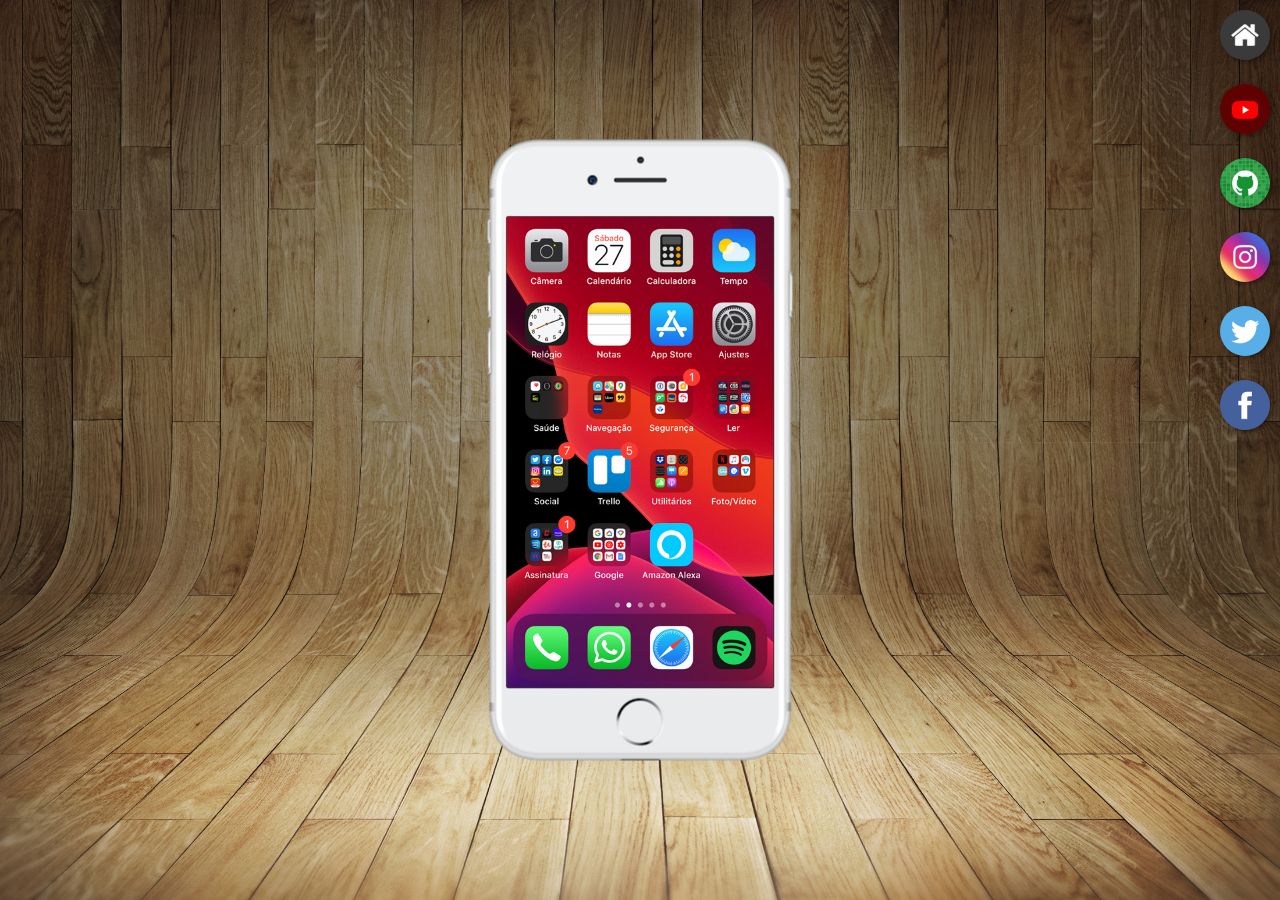
<file: index.html>
<!DOCTYPE html>
<html lang="pt-br">
<head>
    <meta charset="UTF-8">
    <meta name="viewport" content="width=device-width, initial-scale=1.0">
    <link rel="shortcut icon" href="imagens/favicon.ico" type="image/x-icon">
    <link rel="stylesheet" href="style.css">
    <title>Projeto Redes Sociais</title>
</head>
<body>
    <main>
        <section id="telefone">
            <iframe src="home.html" name="tela" id="tela" frameborder="0">
                Seu navegador não é compatível com isso
            </iframe>
        </section>
        <section id="redes-sociais">
            <a href="home.html" target="tela"><img src="imagens/logo-home.jpg" alt="Home"></a><br>
            <a href="youtube.html" target="tela"><img src="imagens/logo-youtube.jpg" alt="YouTube"></a><br>
            <a href="github.html" target="tela"><img src="imagens/logo-github.jpg" alt="GitHub"></a><br>
            <a href="instagram.html" target="tela"><img src="imagens/logo-instagram.jpg" alt="Instagram"></a><br>
            <a href="twitter.html" target="tela"><img src="imagens/logo-twitter.jpg" alt="Twitter"></a><br>
            <a href="facebook.html" target="tela"><img src="imagens/logo-facebook.jpg" alt="Facebook"></a>
        </section>
    </main>
</body>
</html>
</file>
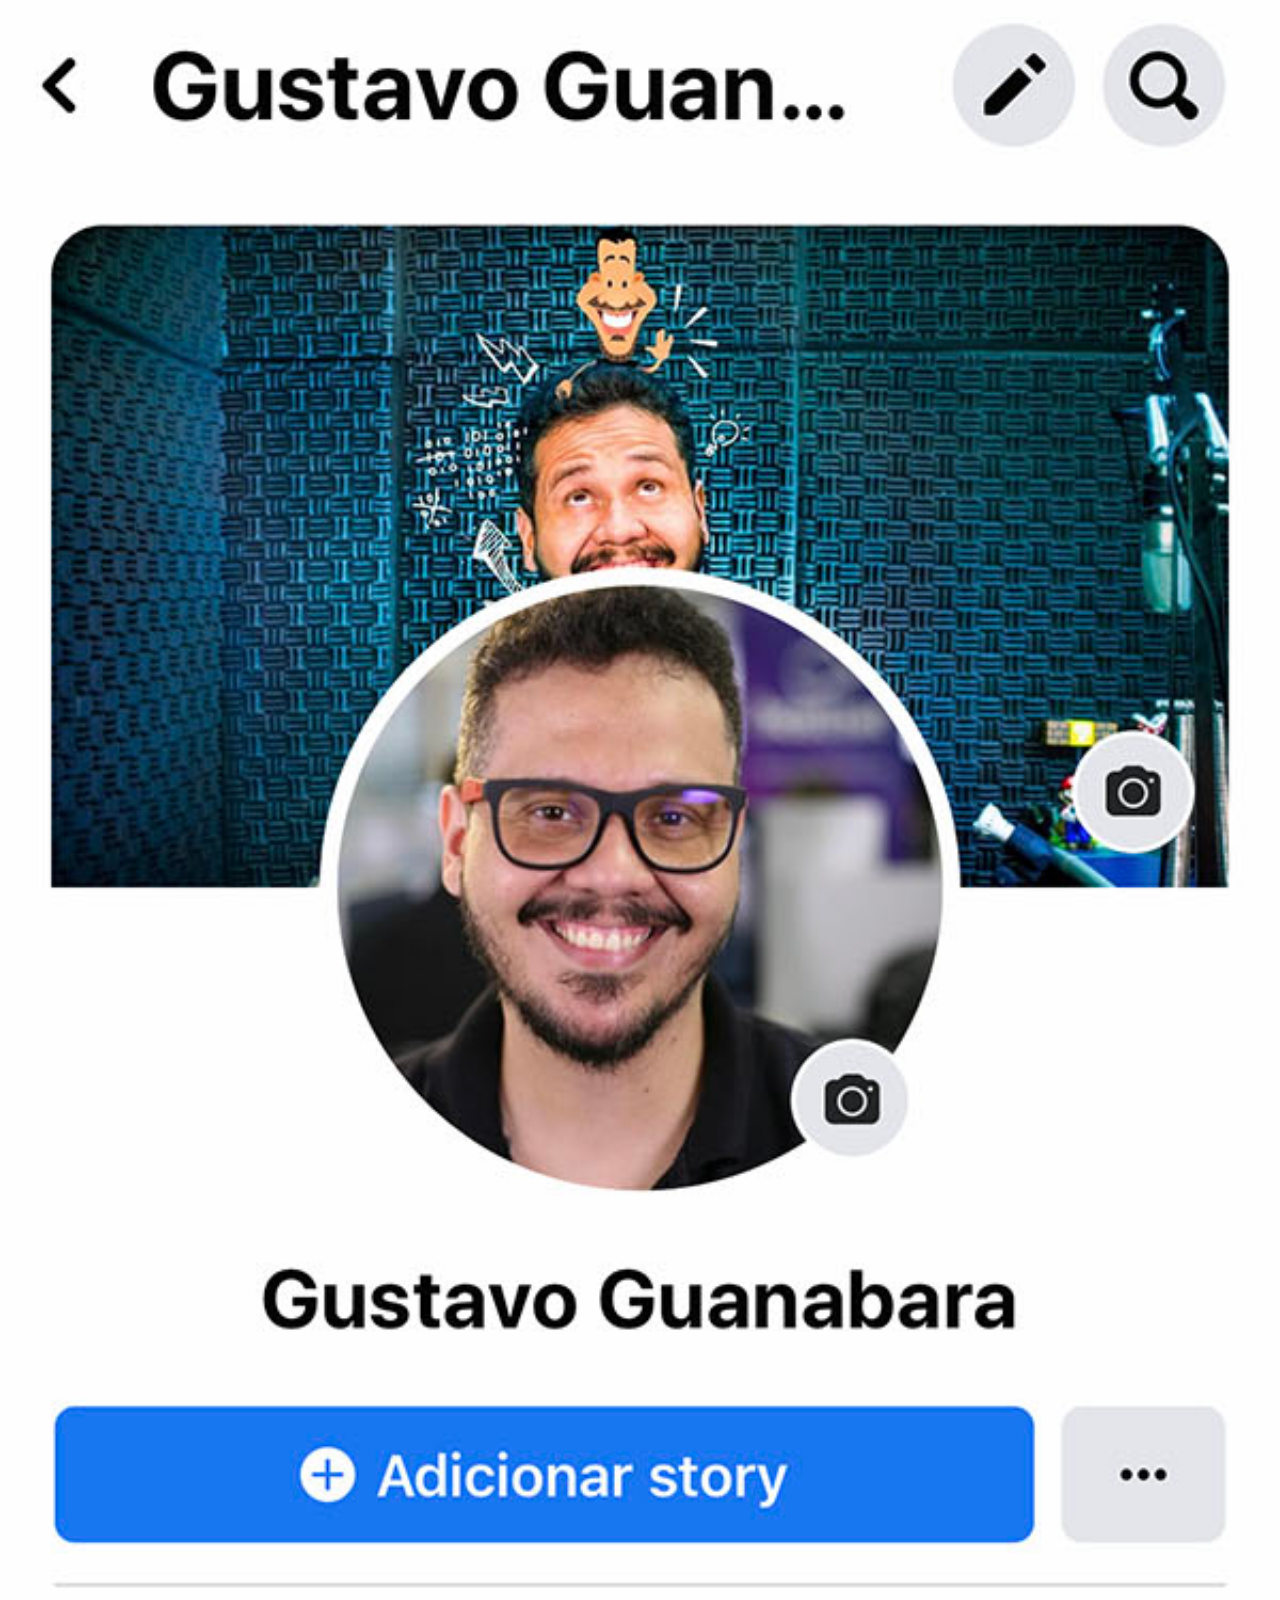
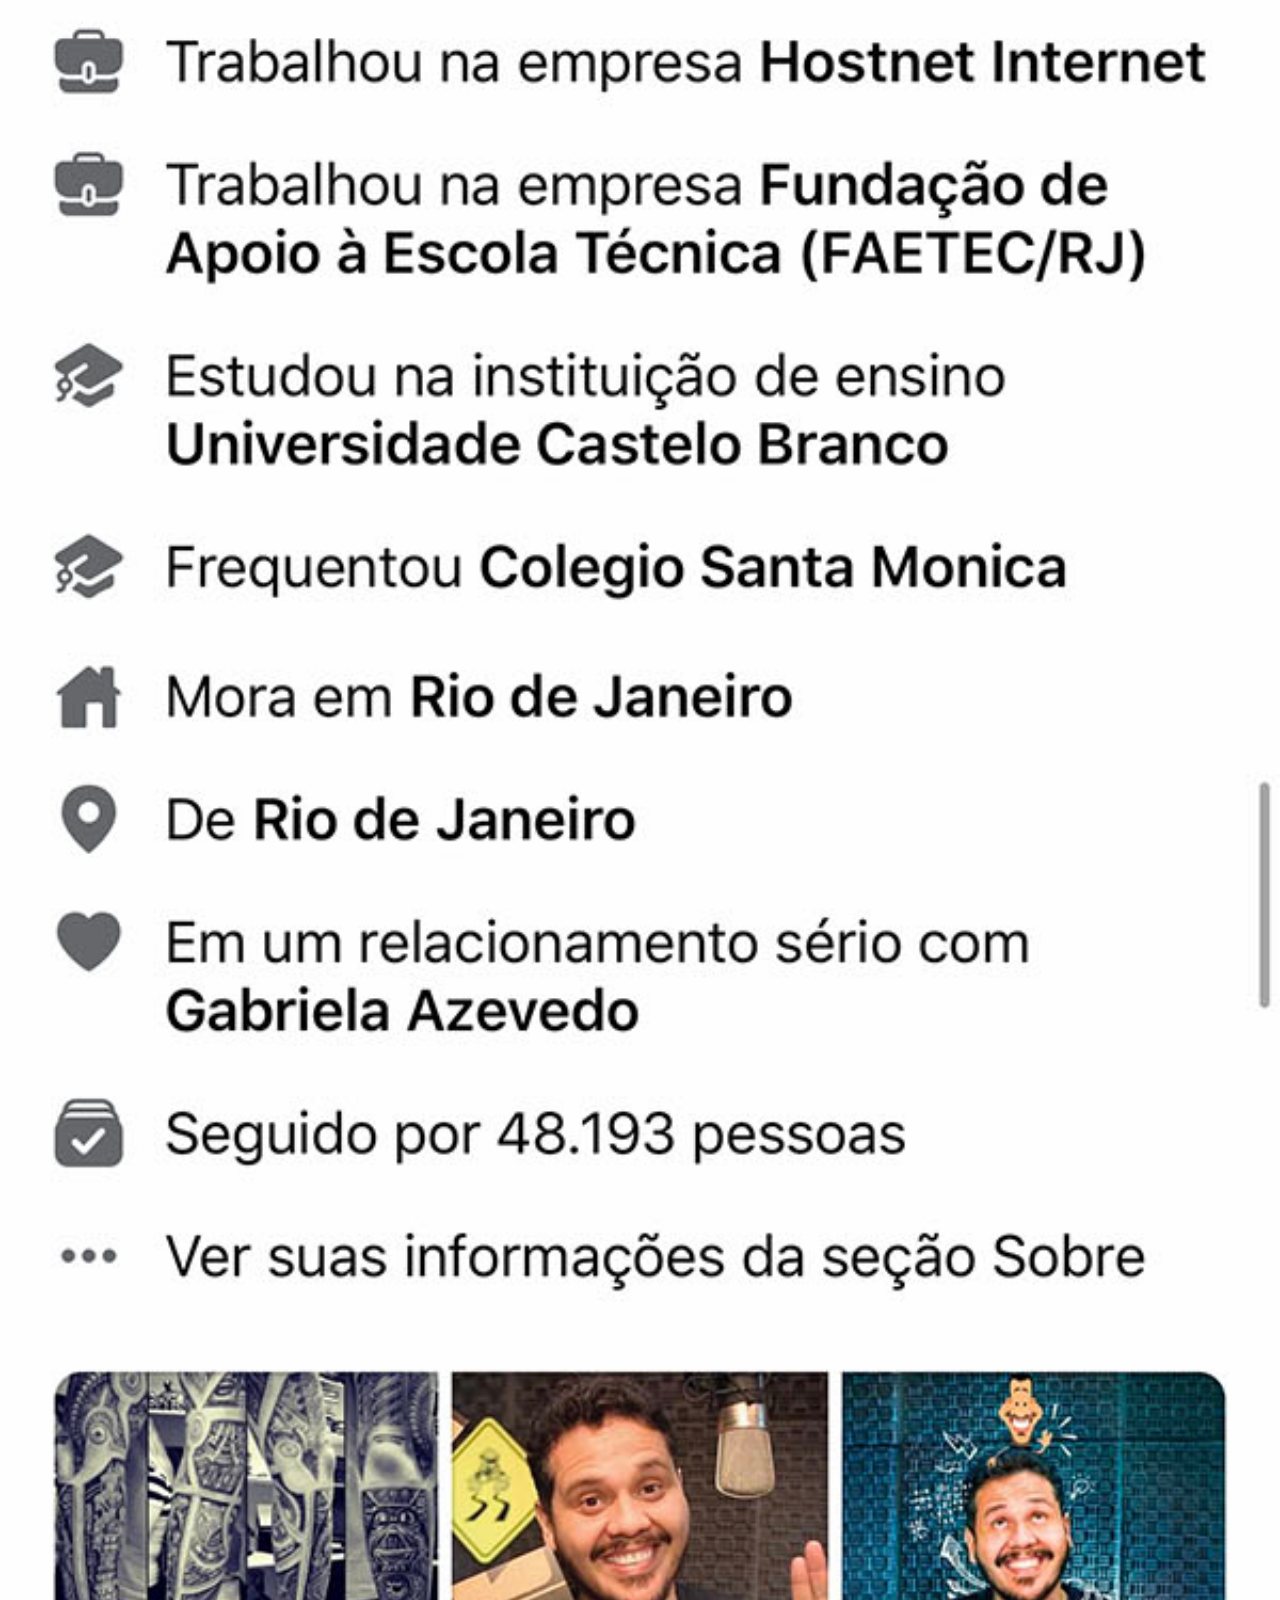
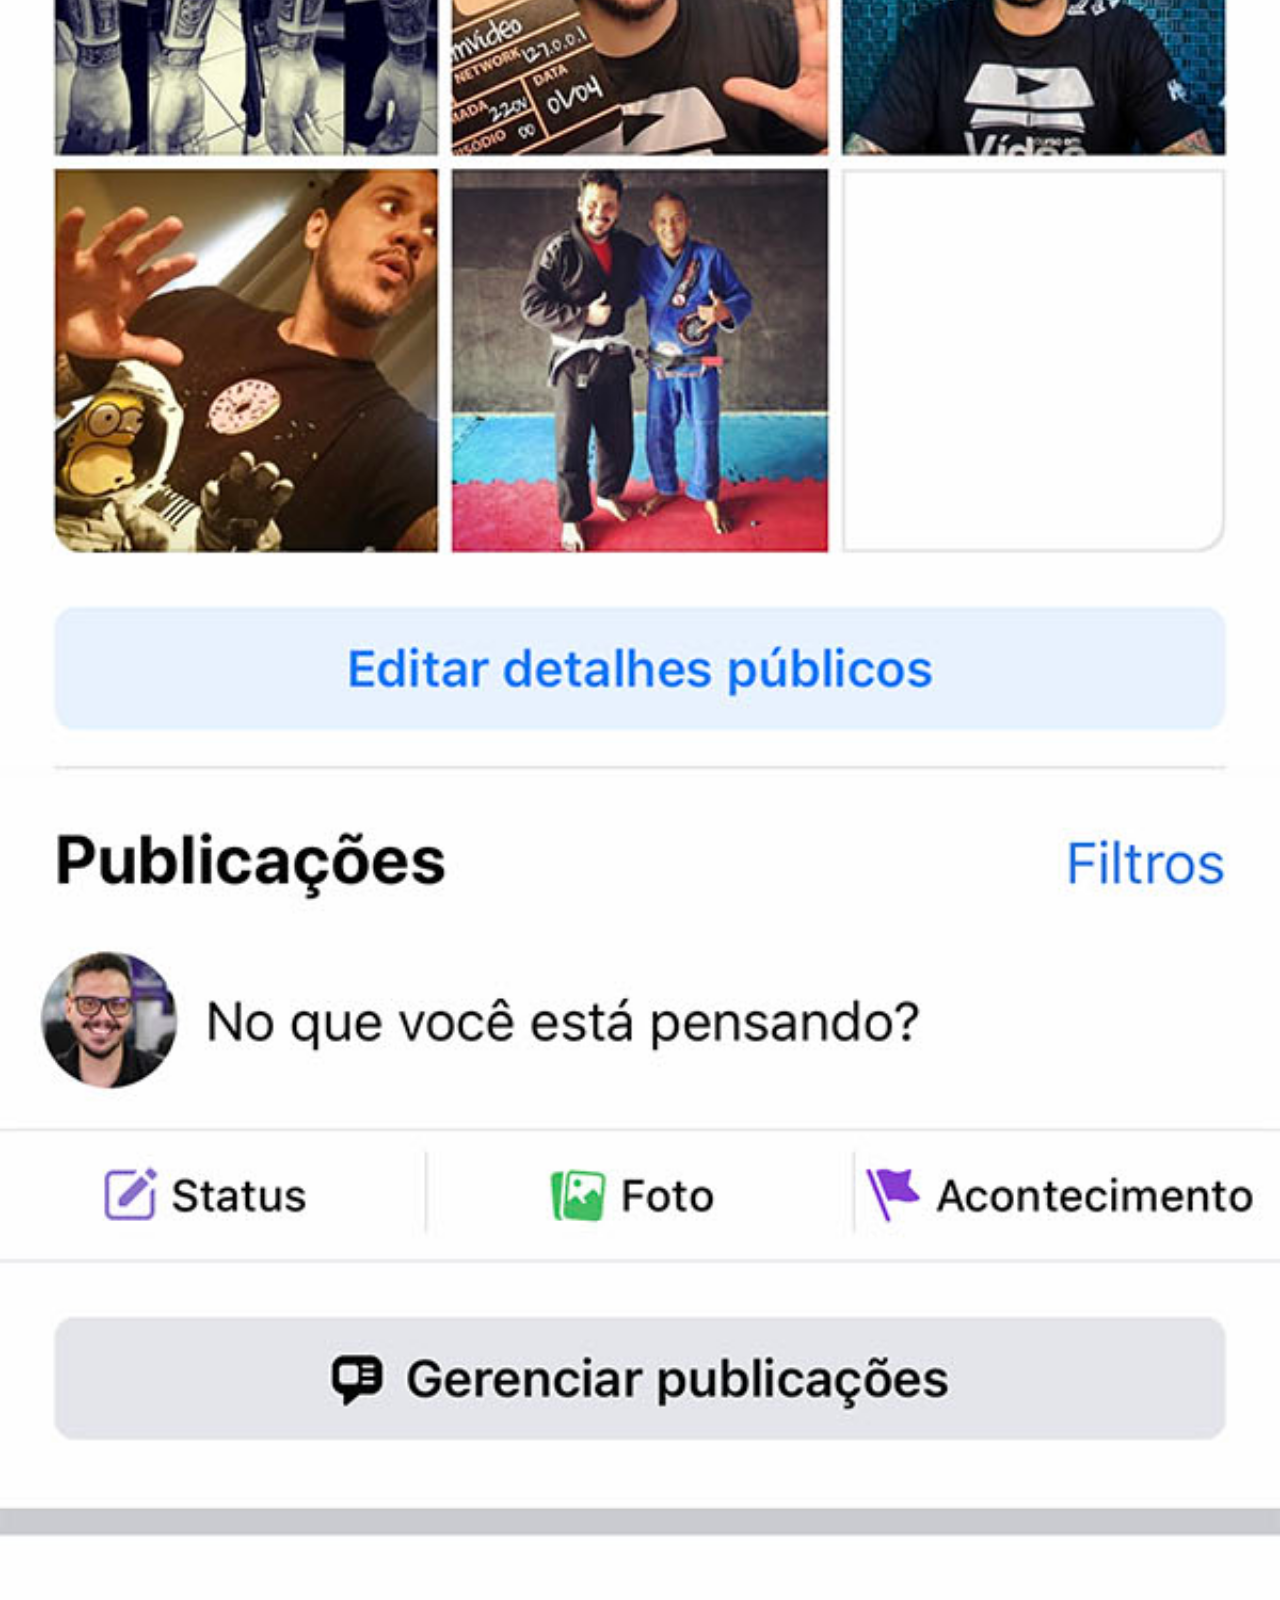
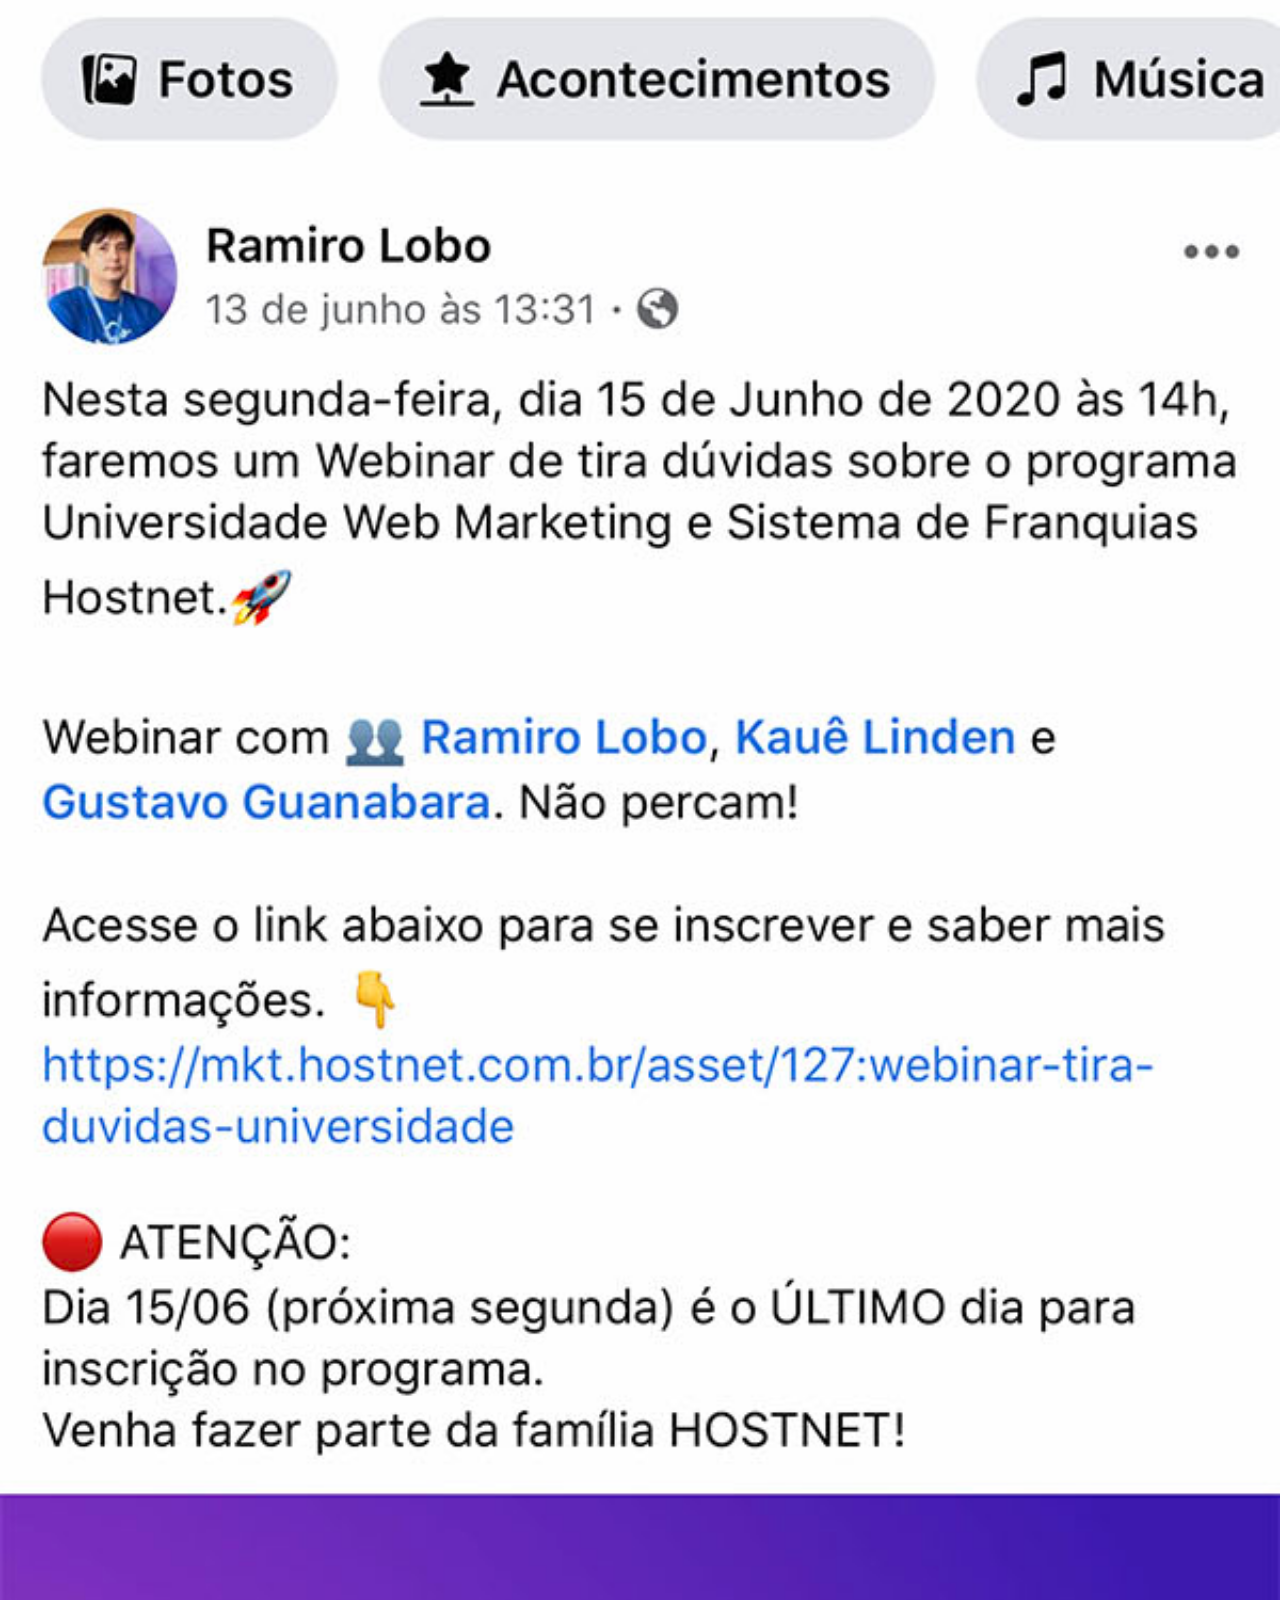
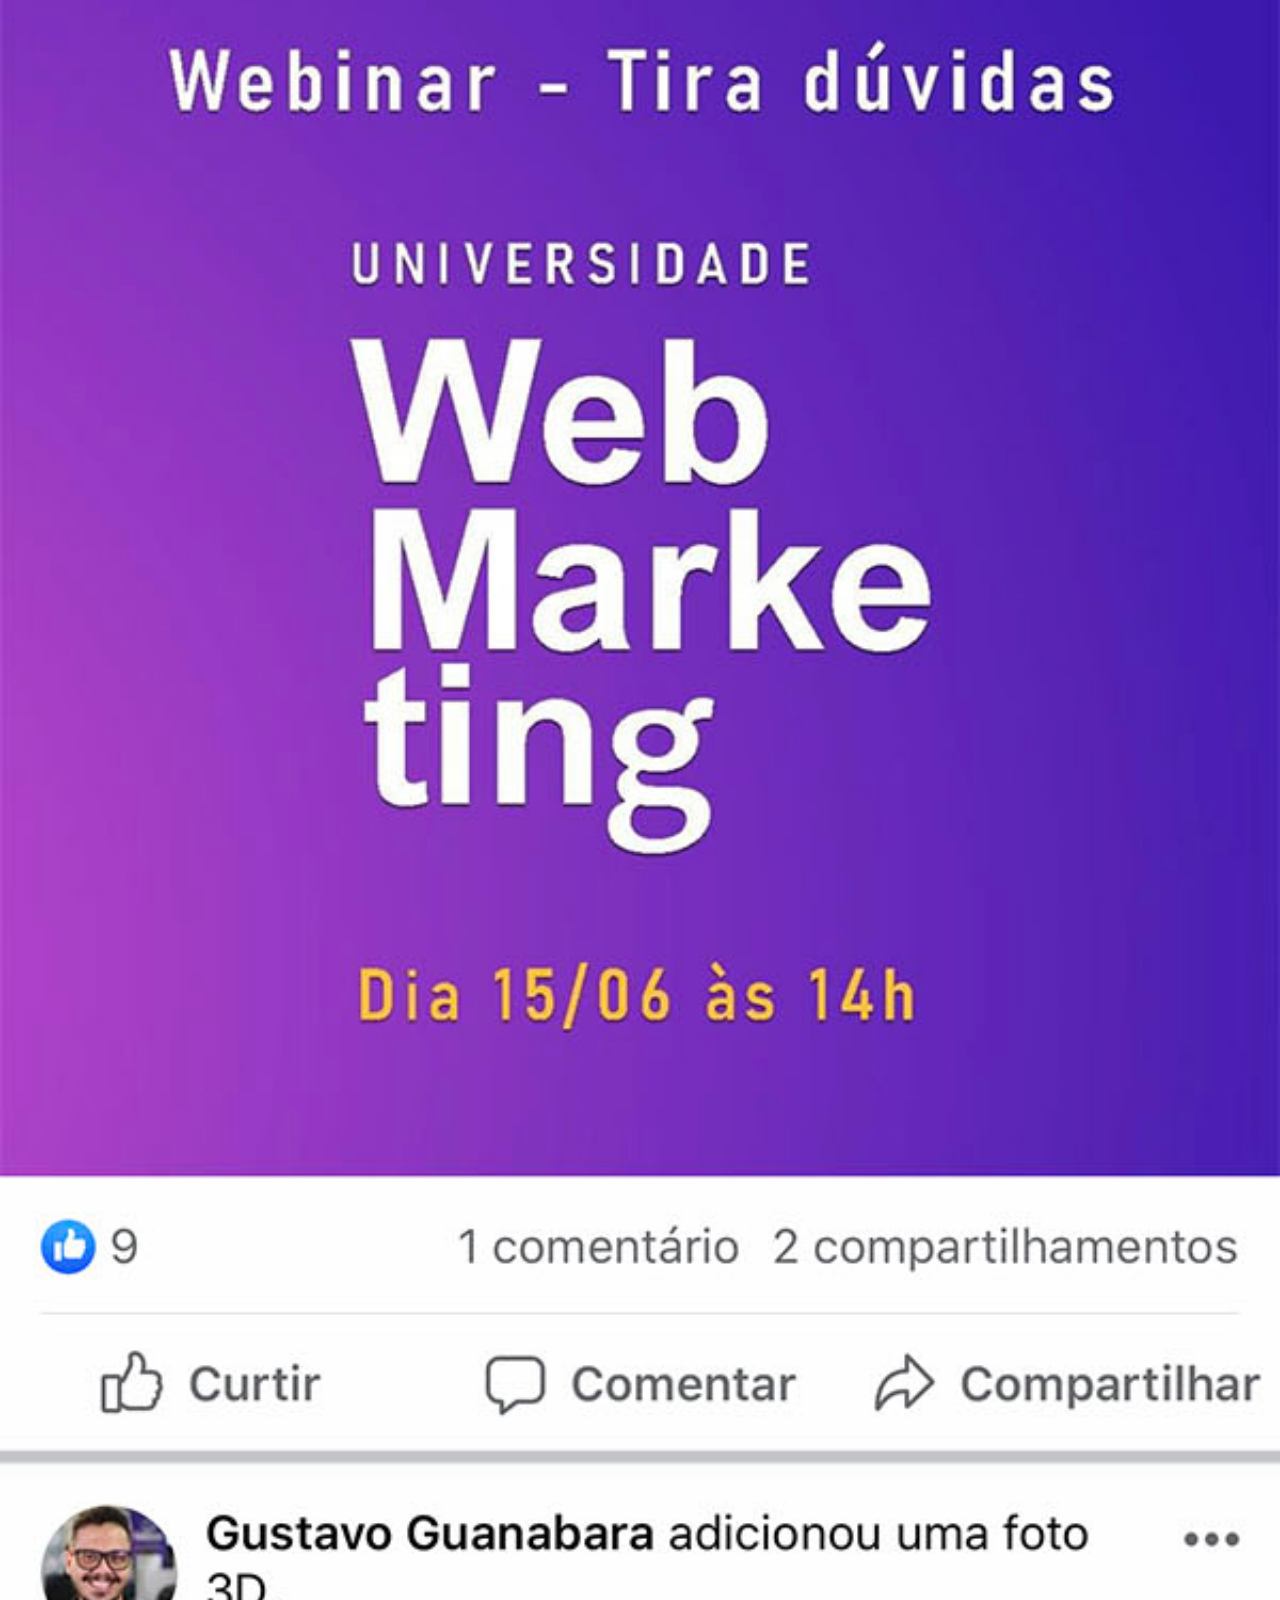
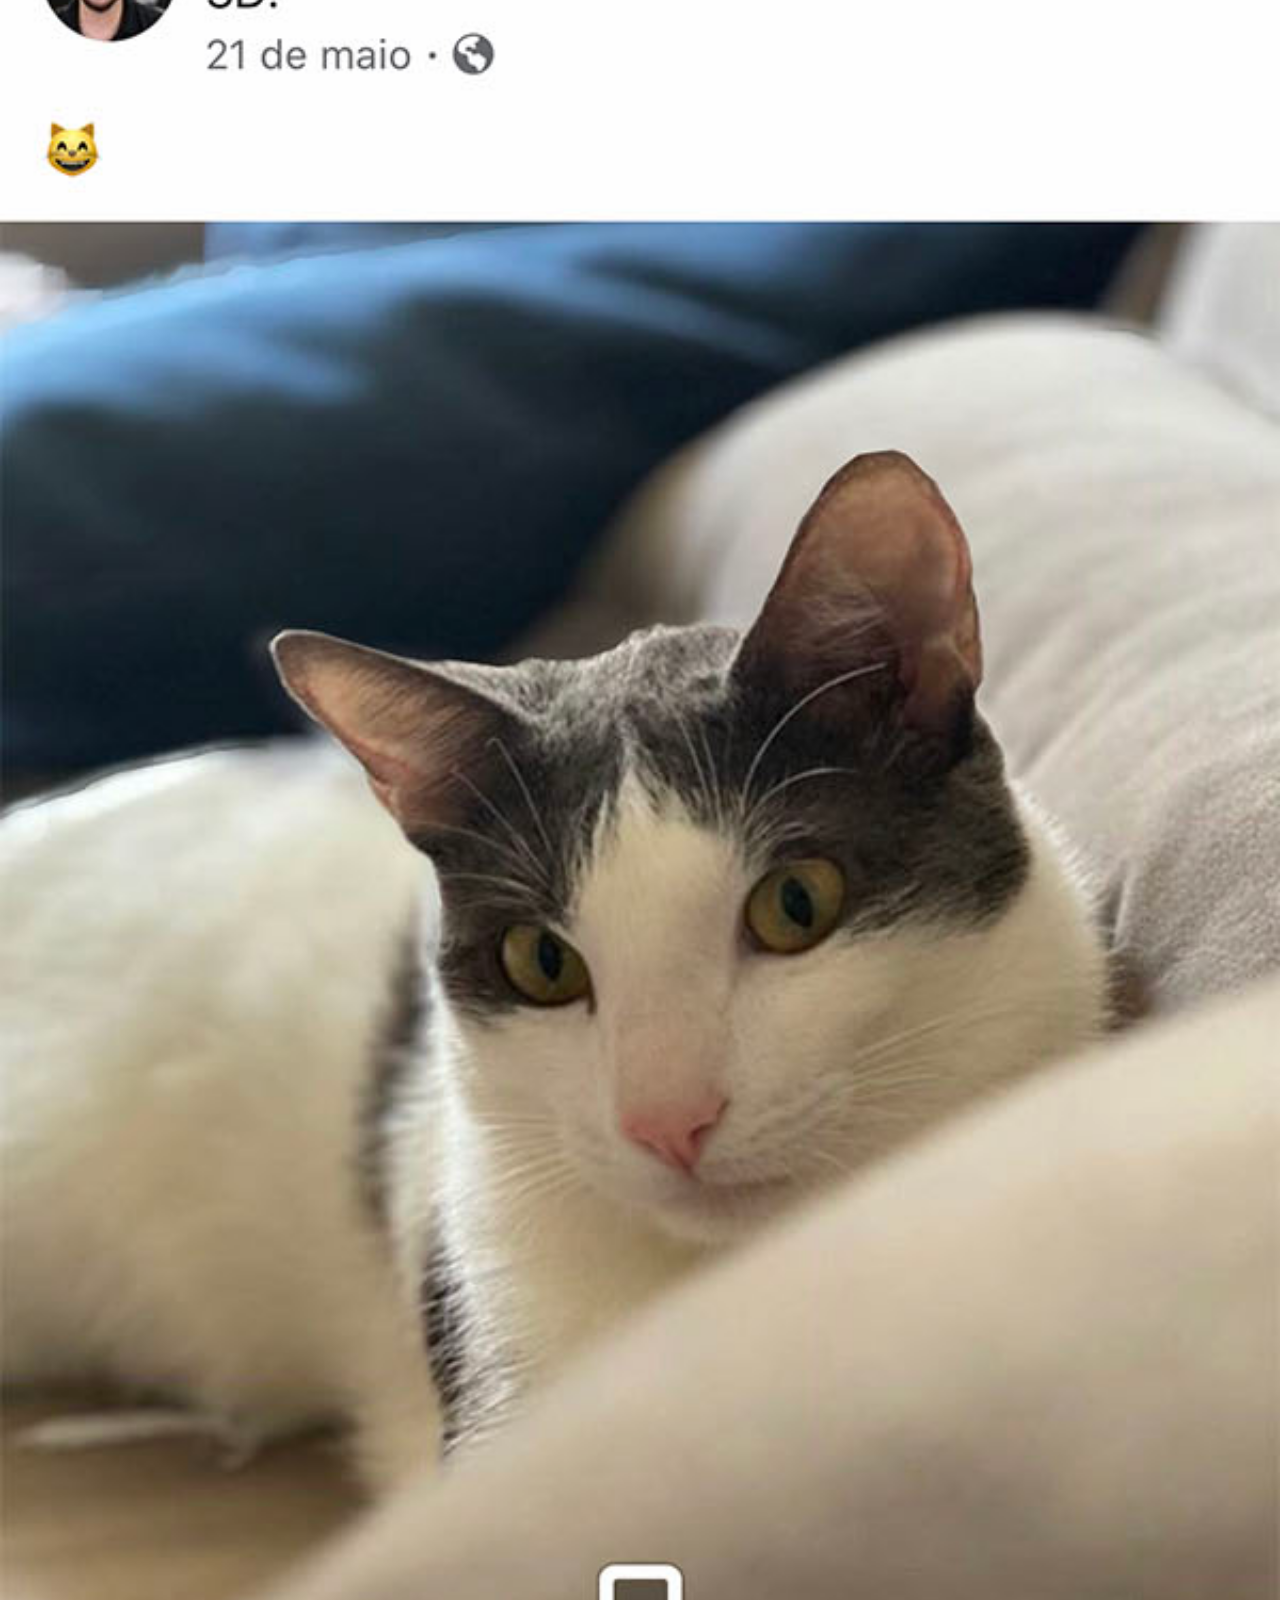
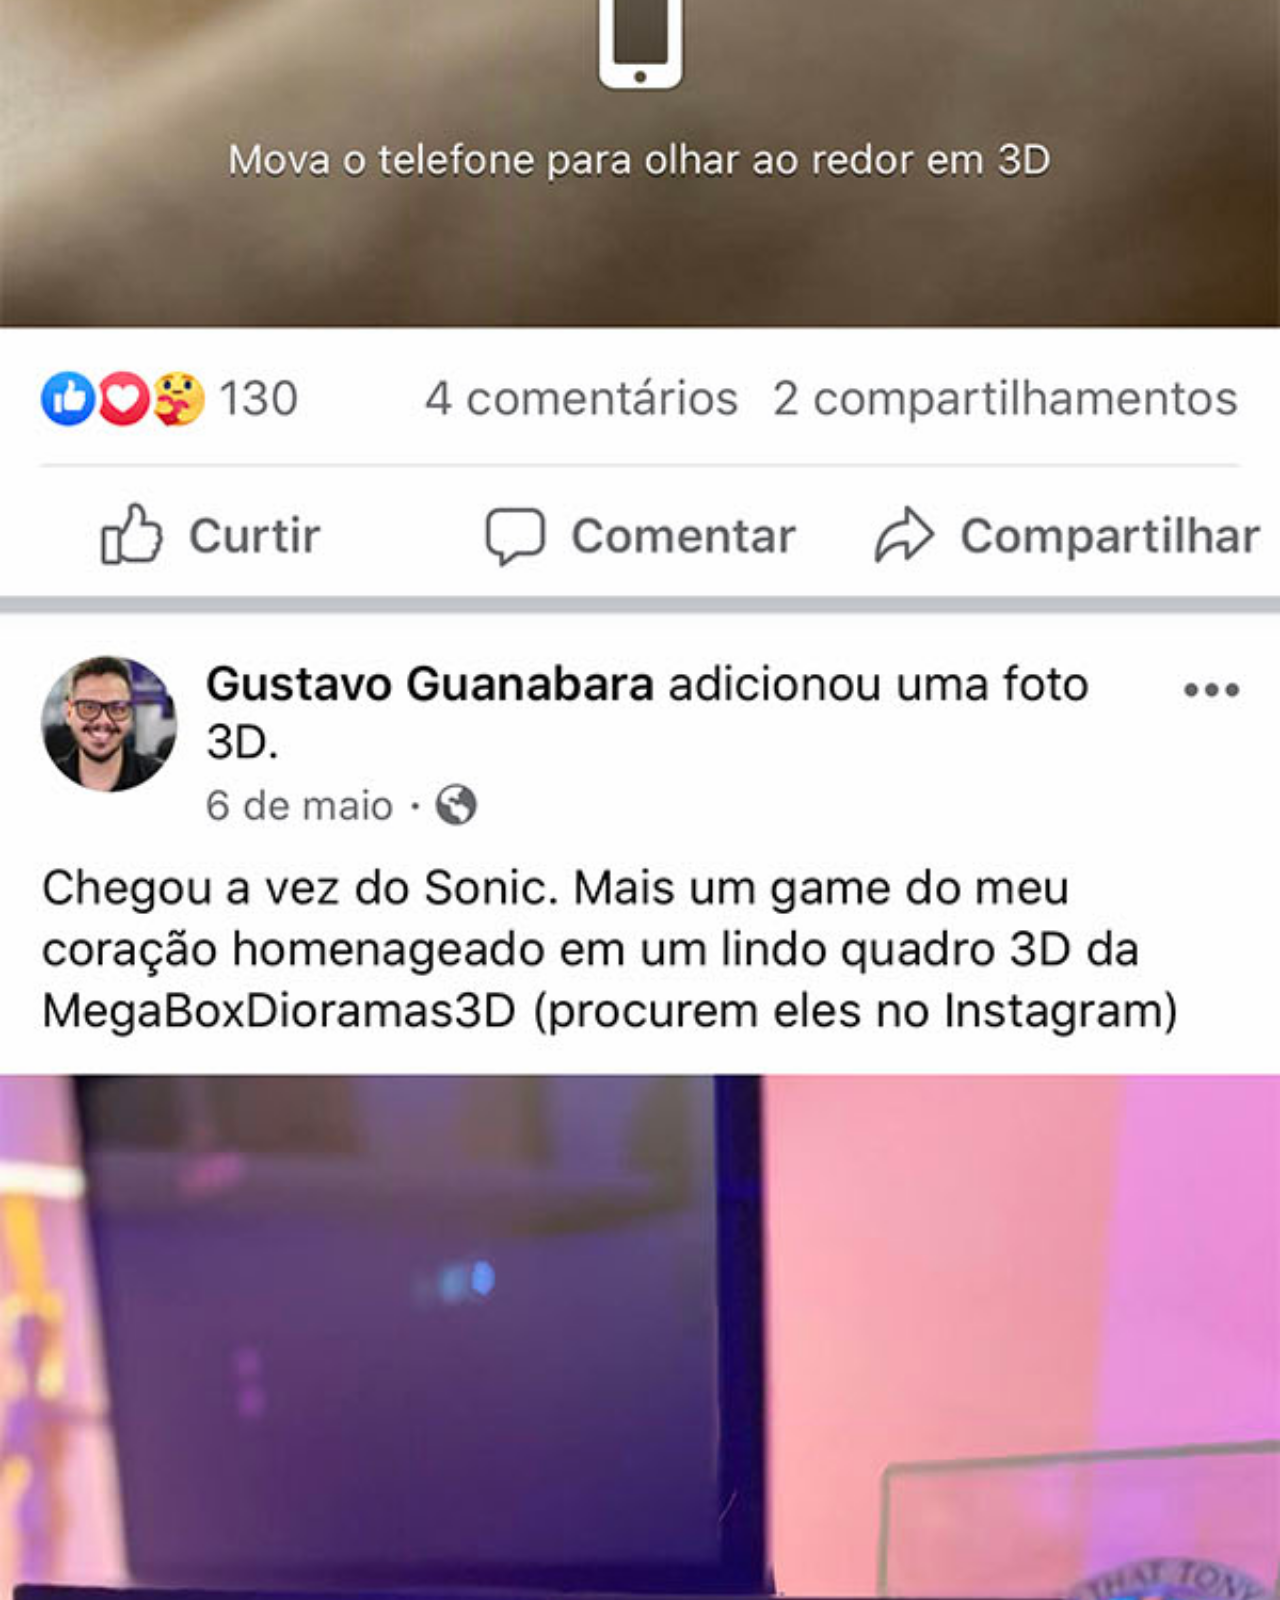
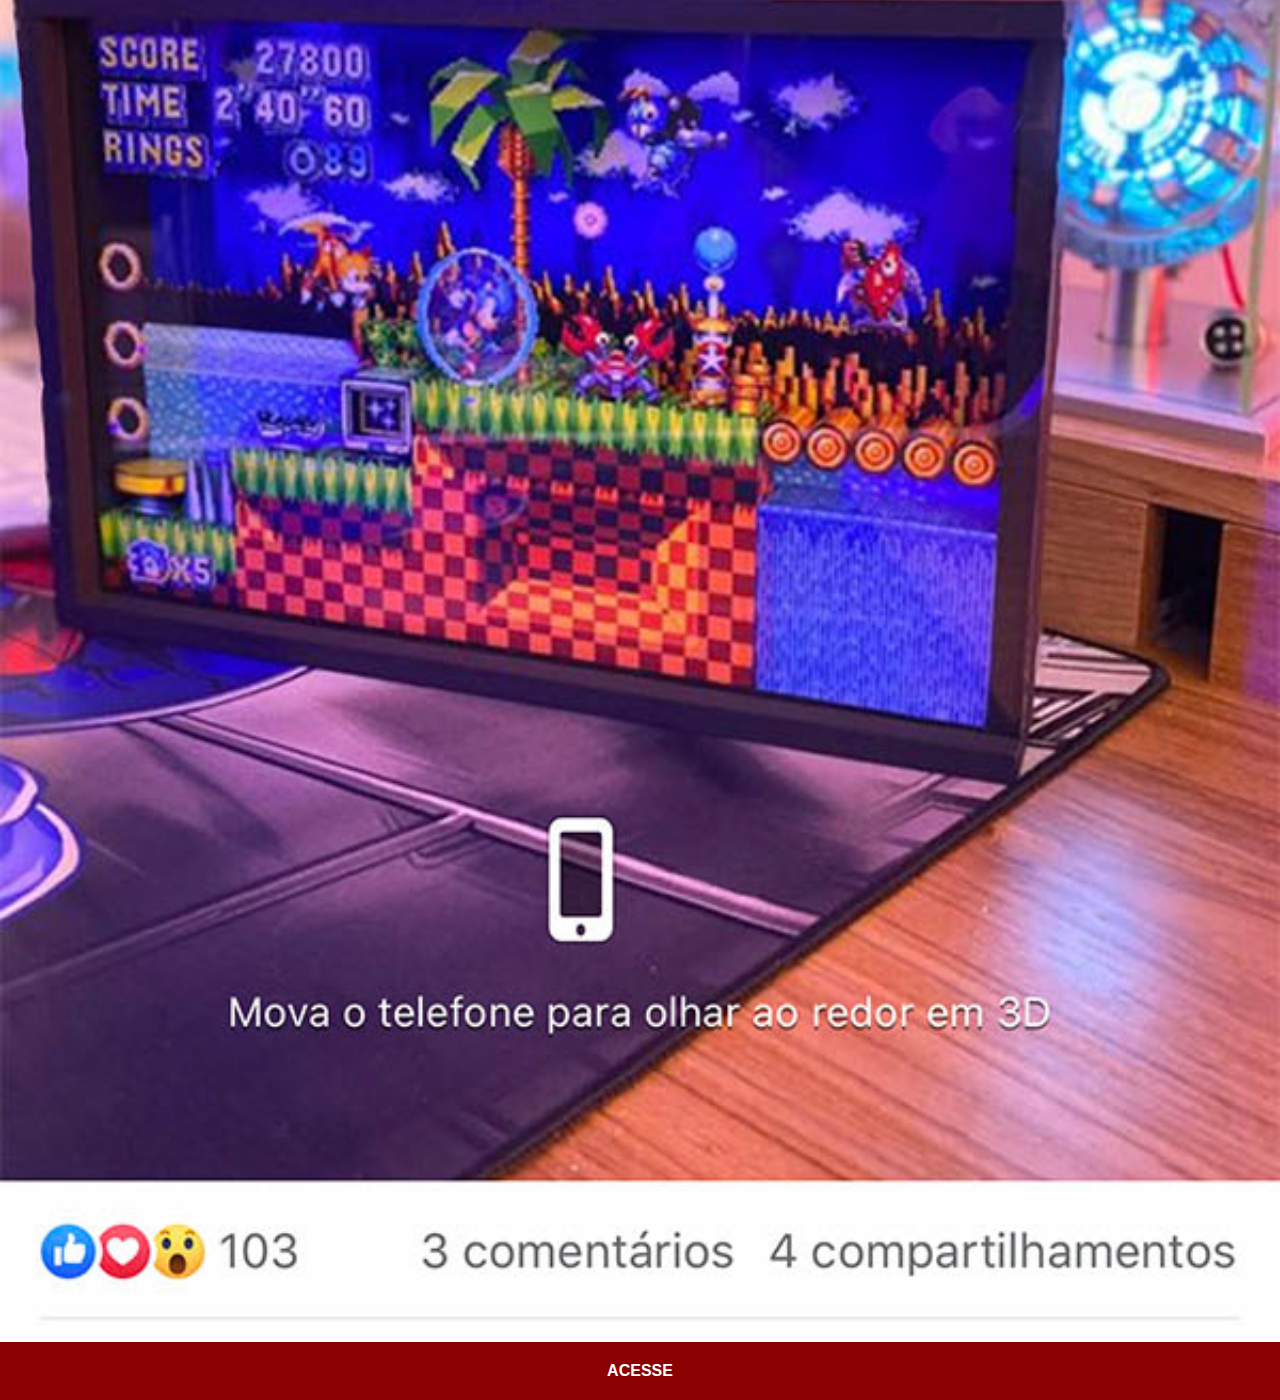
<file: facebook.html>
<!DOCTYPE html>
<html lang="pt-br">
<head>
    <meta charset="UTF-8">
    <meta name="viewport" content="width=device-width, initial-scale=1.0">
    <title>Facebook</title>
    <link rel="stylesheet" href="social.css">
</head>
<body>
    <img src="imagens/tela-facebook.jpg" alt="Facebook">
    <a href="https://www.facebook.com/gustavoguanabara/?locale=pt_BR">ACESSE</a>
</body>
</html>
</file>
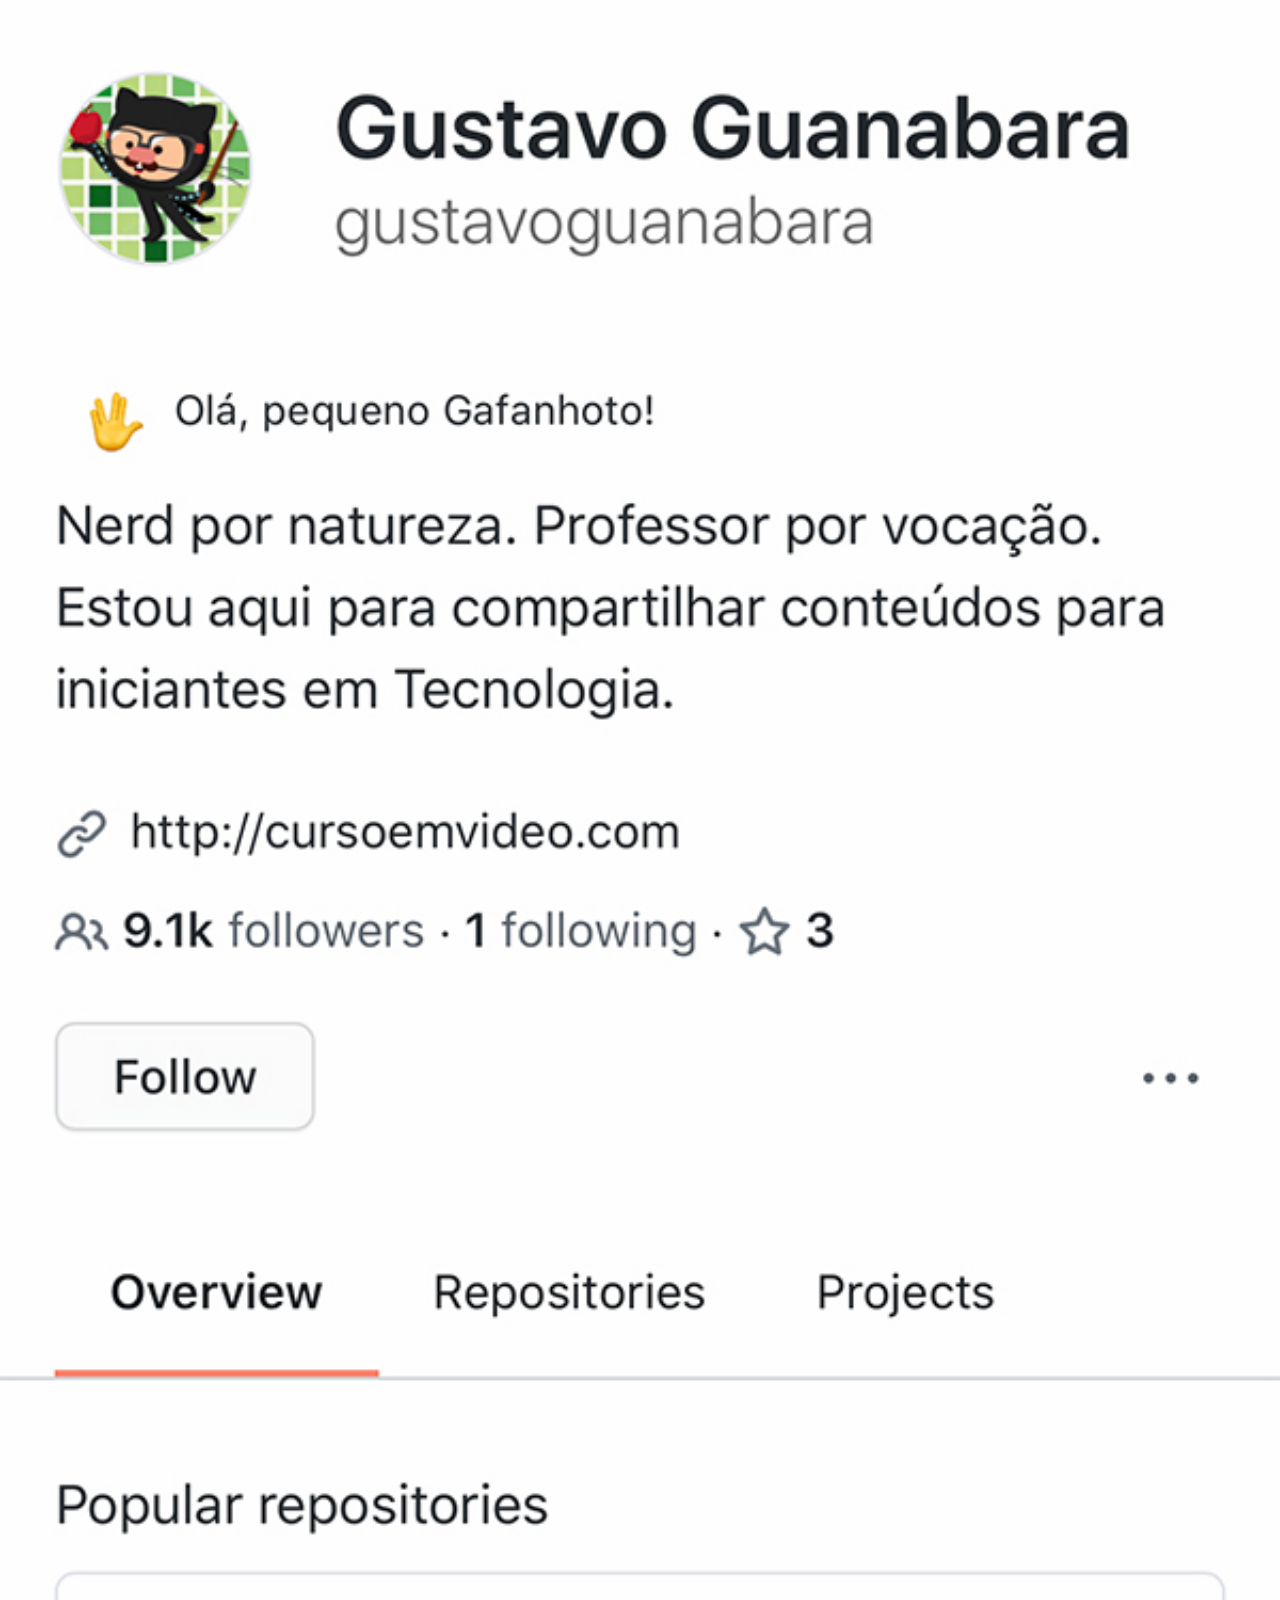
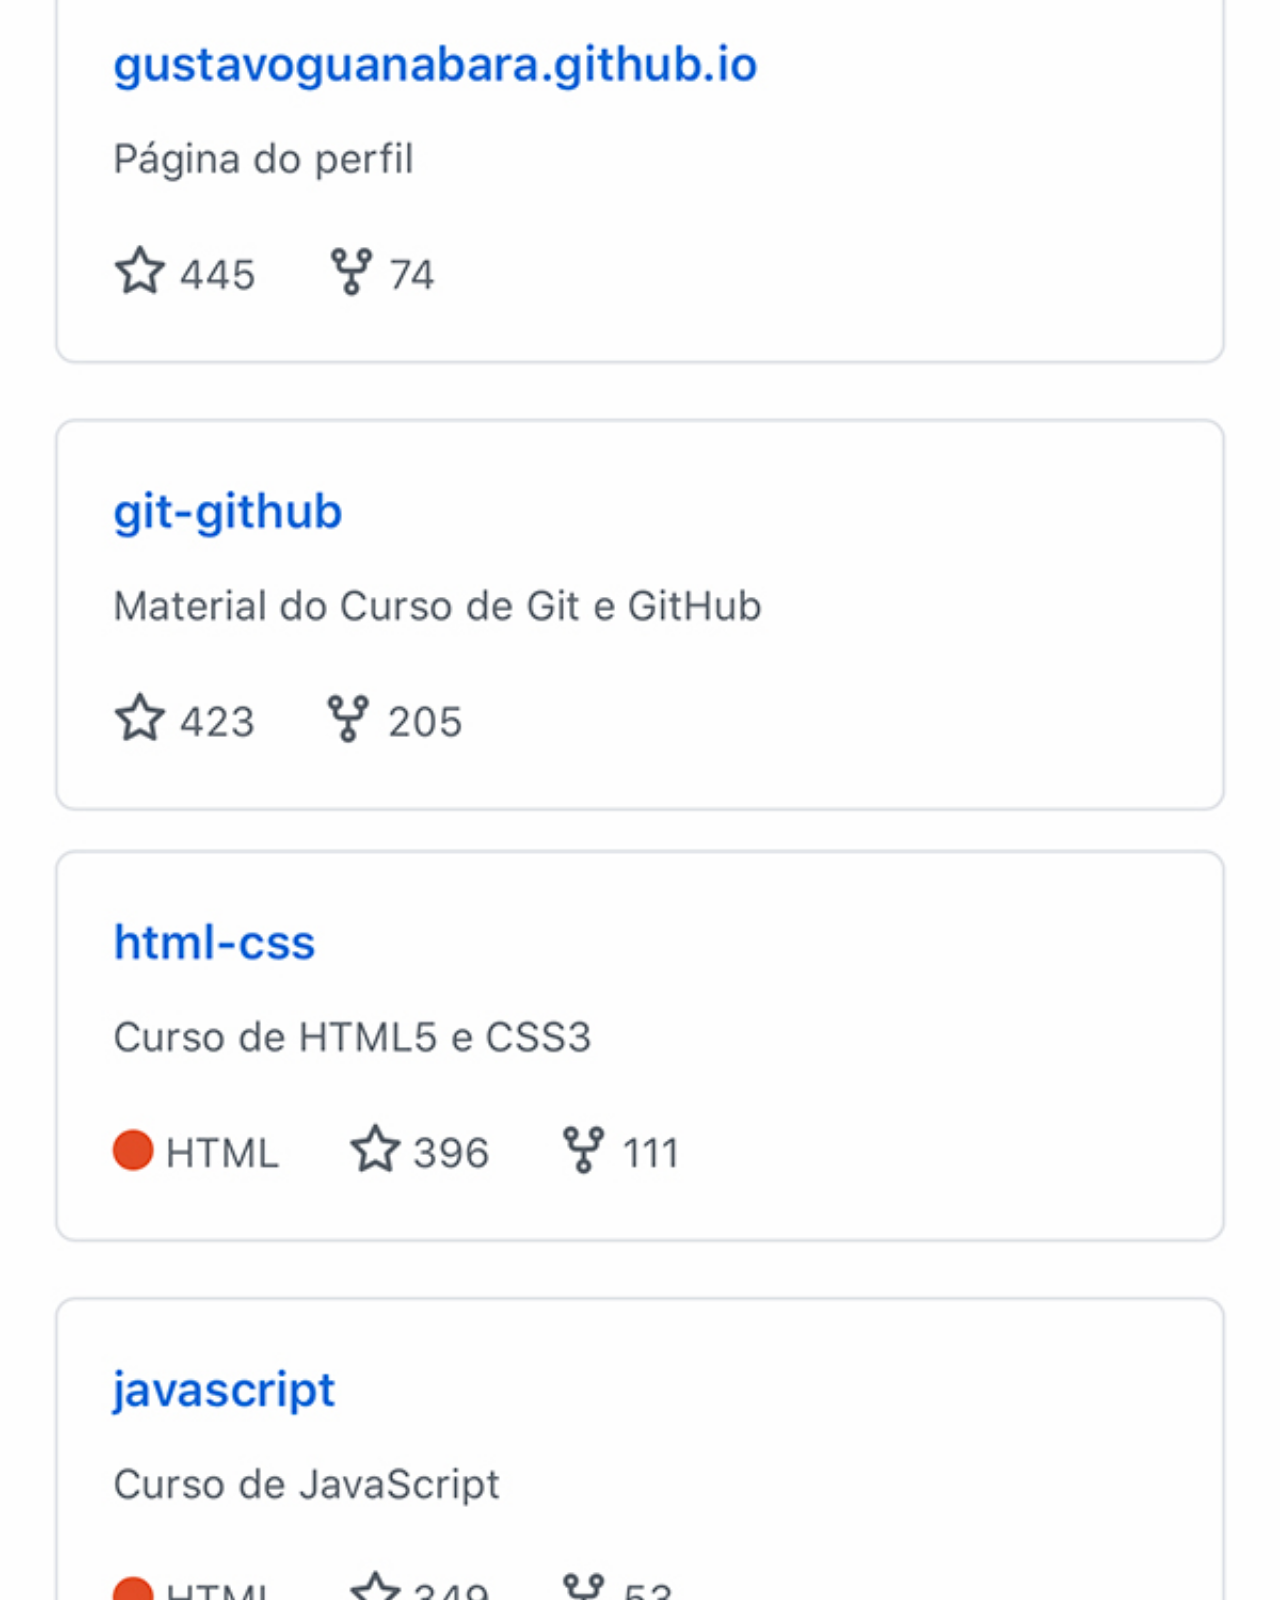
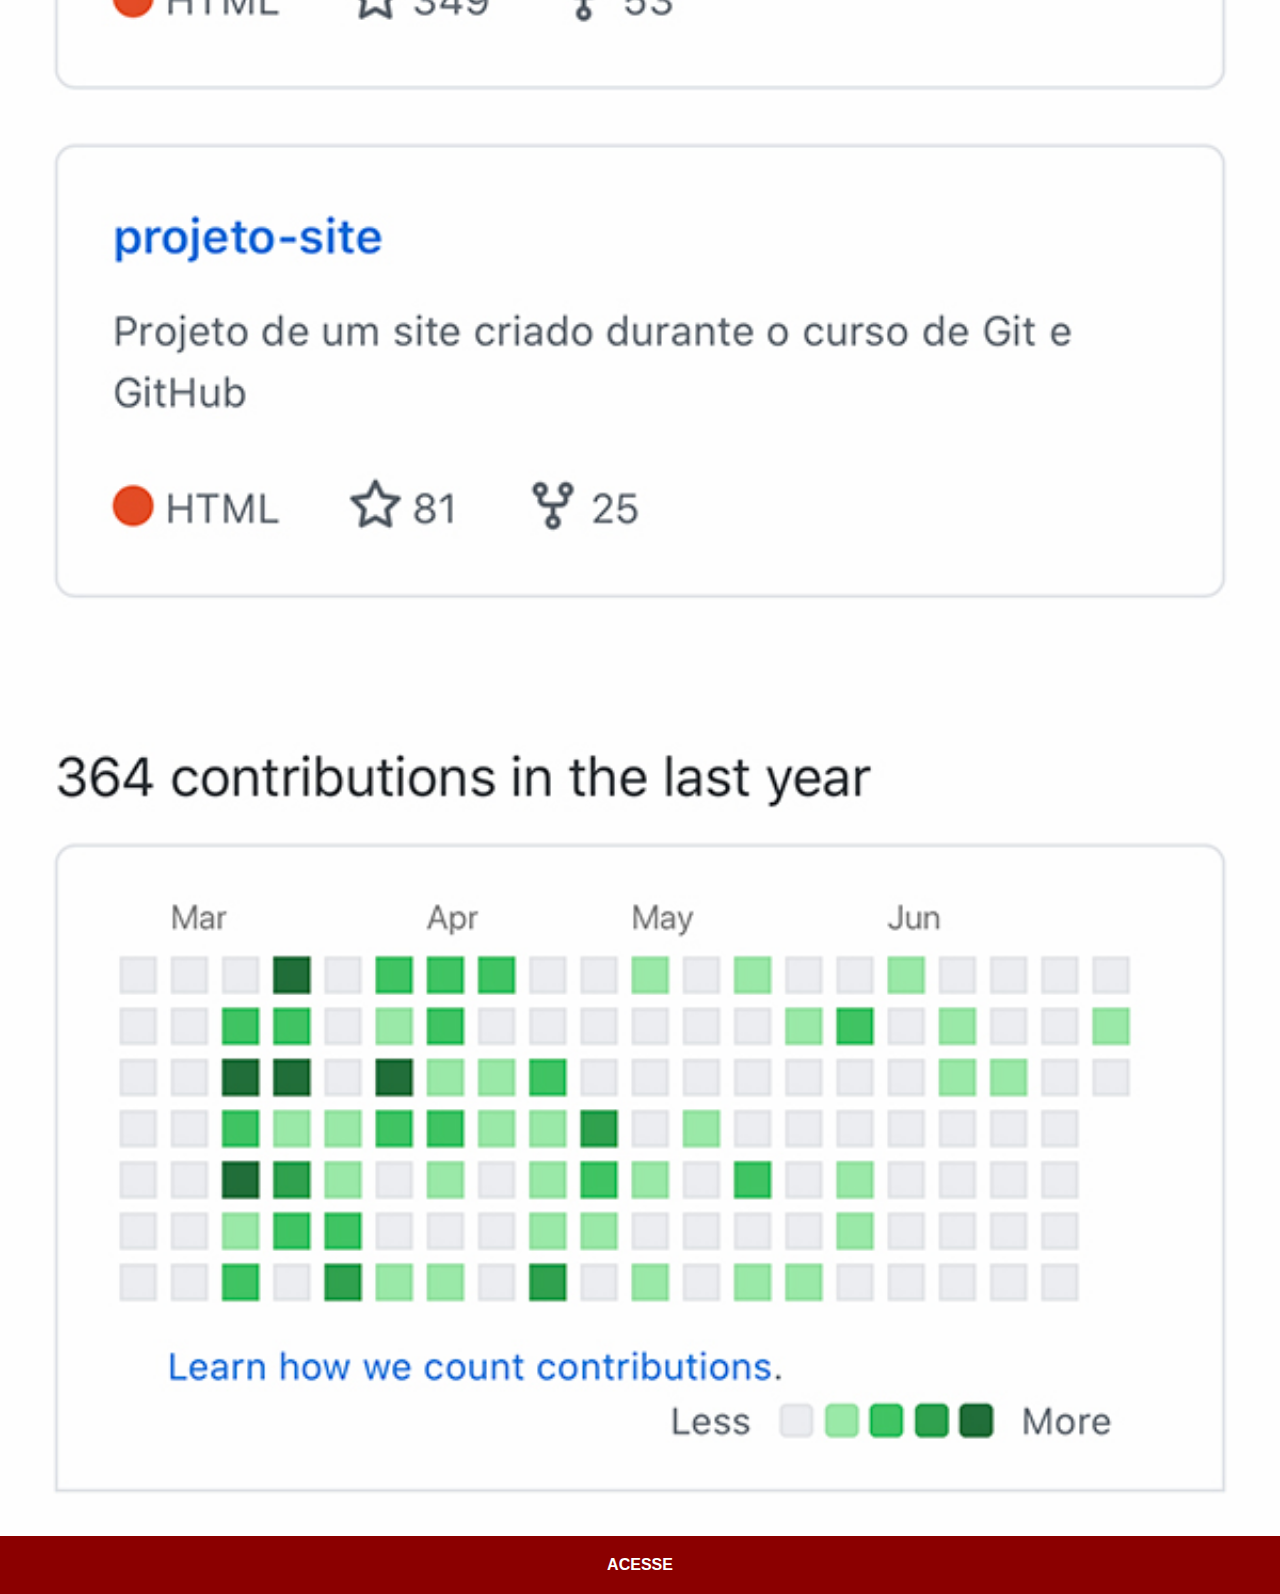
<file: github.html>
<!DOCTYPE html>
<html lang="pt-br">
<head>
    <meta charset="UTF-8">
    <meta name="viewport" content="width=device-width, initial-scale=1.0">
    <link rel="stylesheet" href="social.css">
    <title>GitHub</title>
</head>
<body>
    <img src="imagens/tela-github.jpg" alt="GitHub">
    <a href="https://github.io/gustavoguanabara/" target="_blank">ACESSE</a>
</body>
</html>
</file>
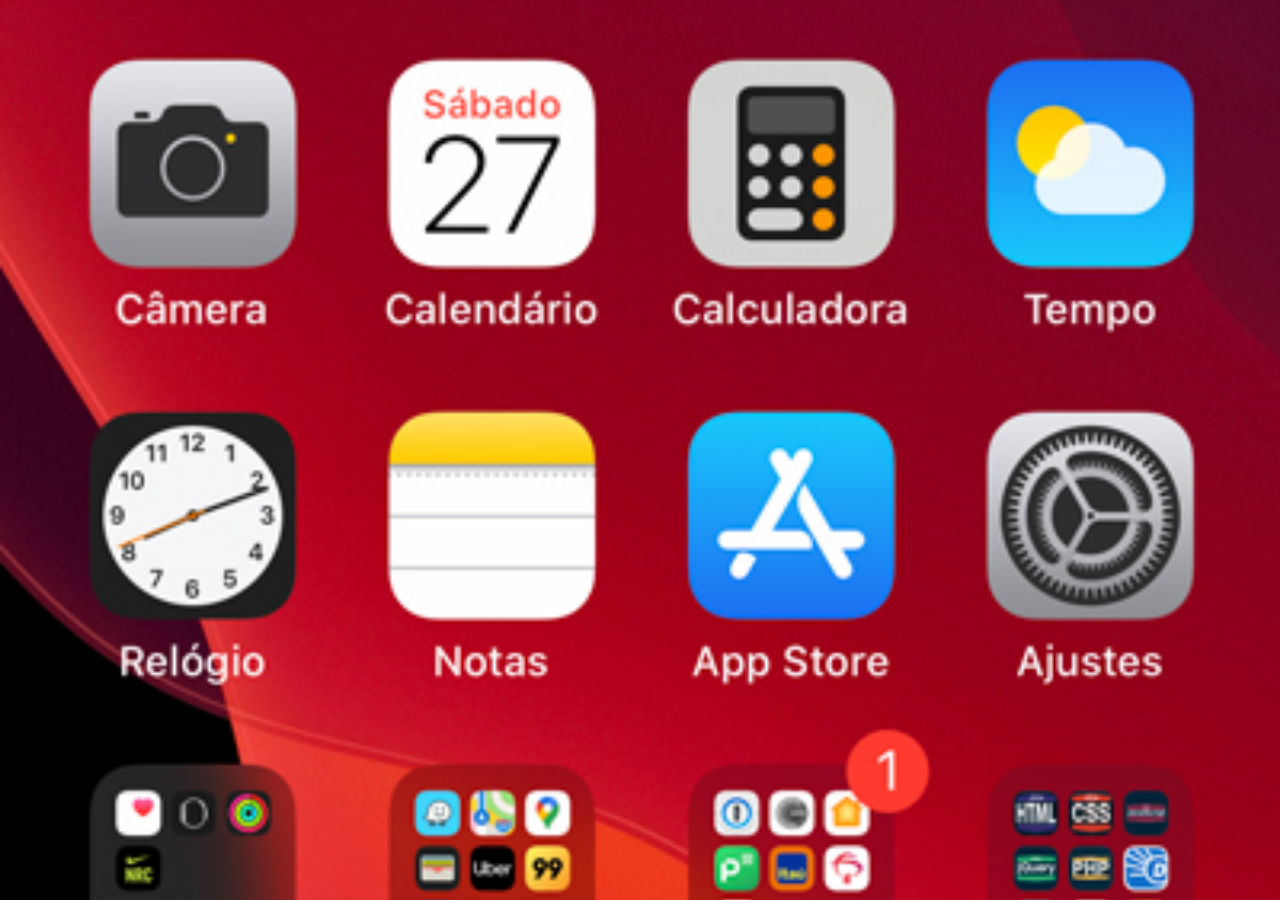
<file: home.html>
<!DOCTYPE html>
<html lang="pt-br">
<head>
    <meta charset="UTF-8">
    <meta name="viewport" content="width=device-width, initial-scale=1.0">
    <title>Home</title>
    <link rel="shortcut icon" href="imagens/favicon.ico" type="image/x-icon">
    <style>
        * {
            margin: 0px;
            height: 0px;
        }

        body {
            width: 100vw;
            height: 100vh;
            background: black url('imagens/tela-home.jpg') no-repeat top center;
            background-size: cover;
        }
    </style>
</head>
<body>
    
</body>
</html>
</file>
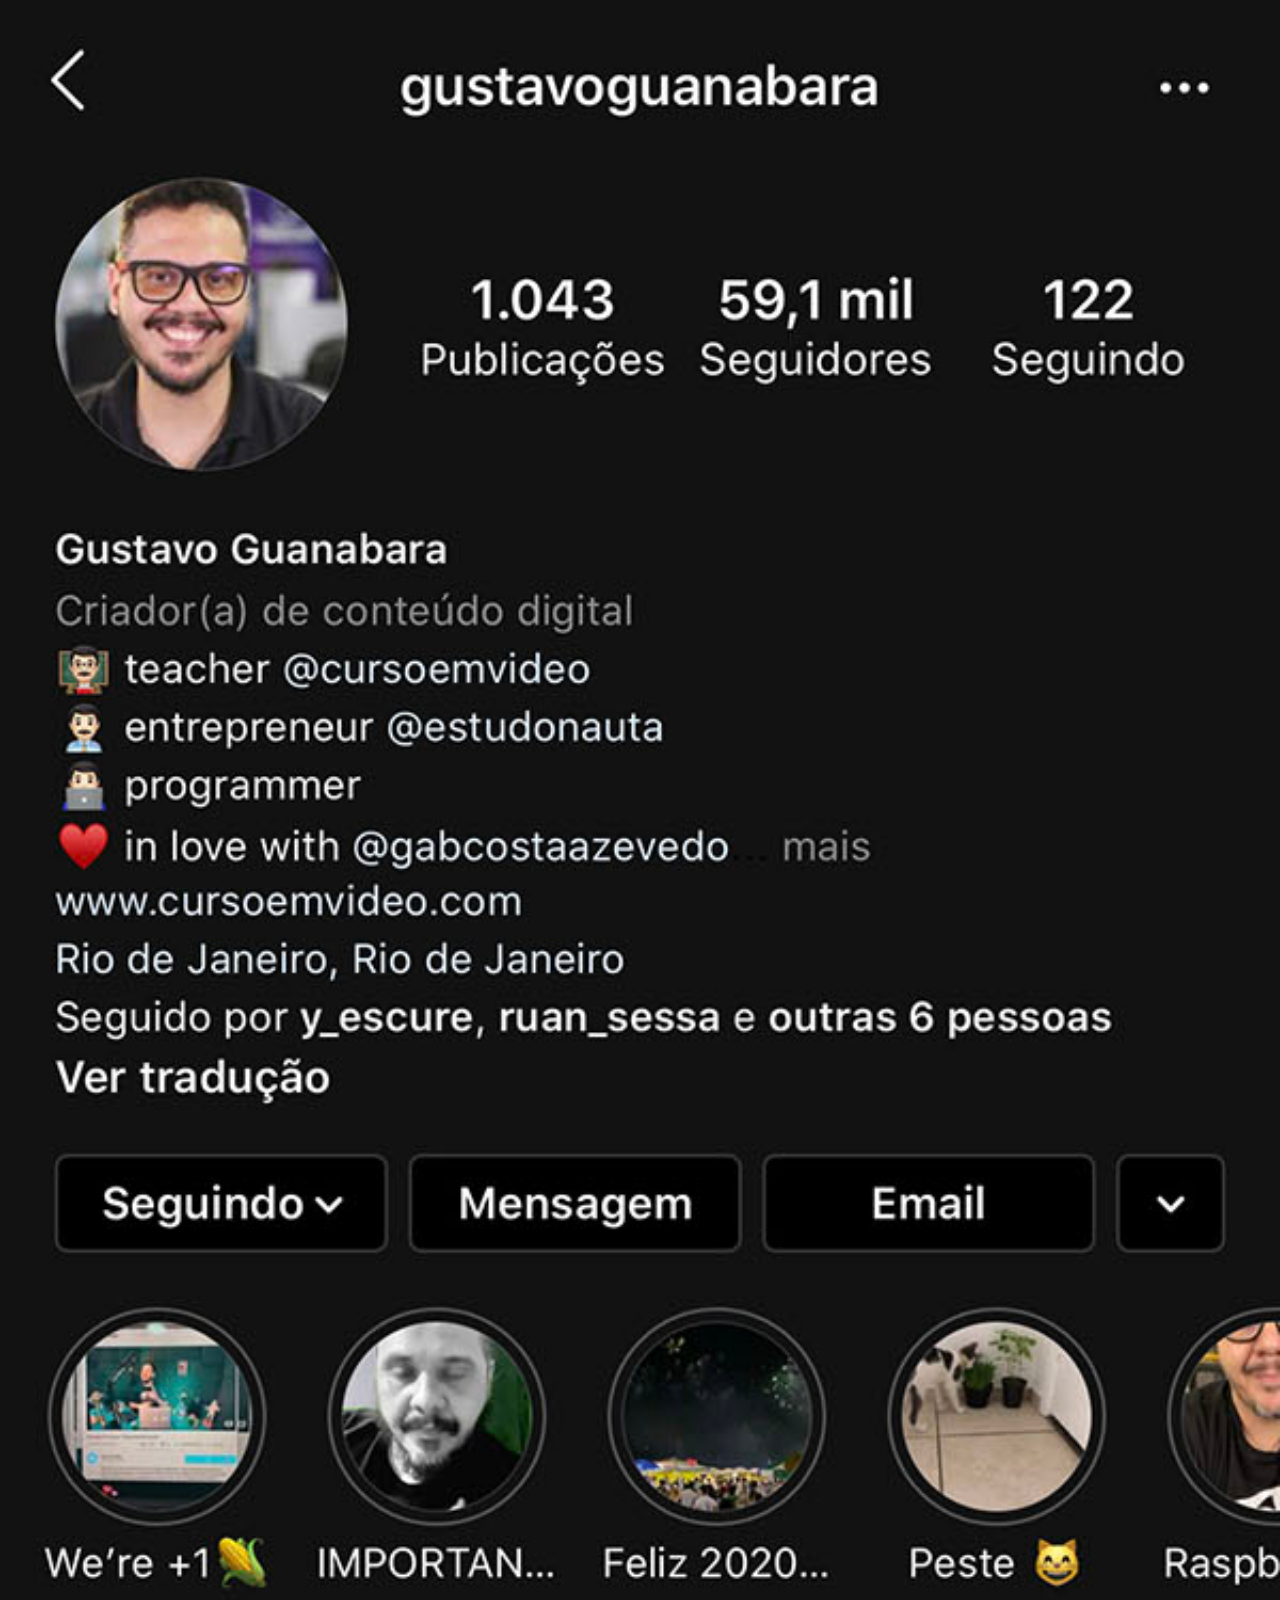
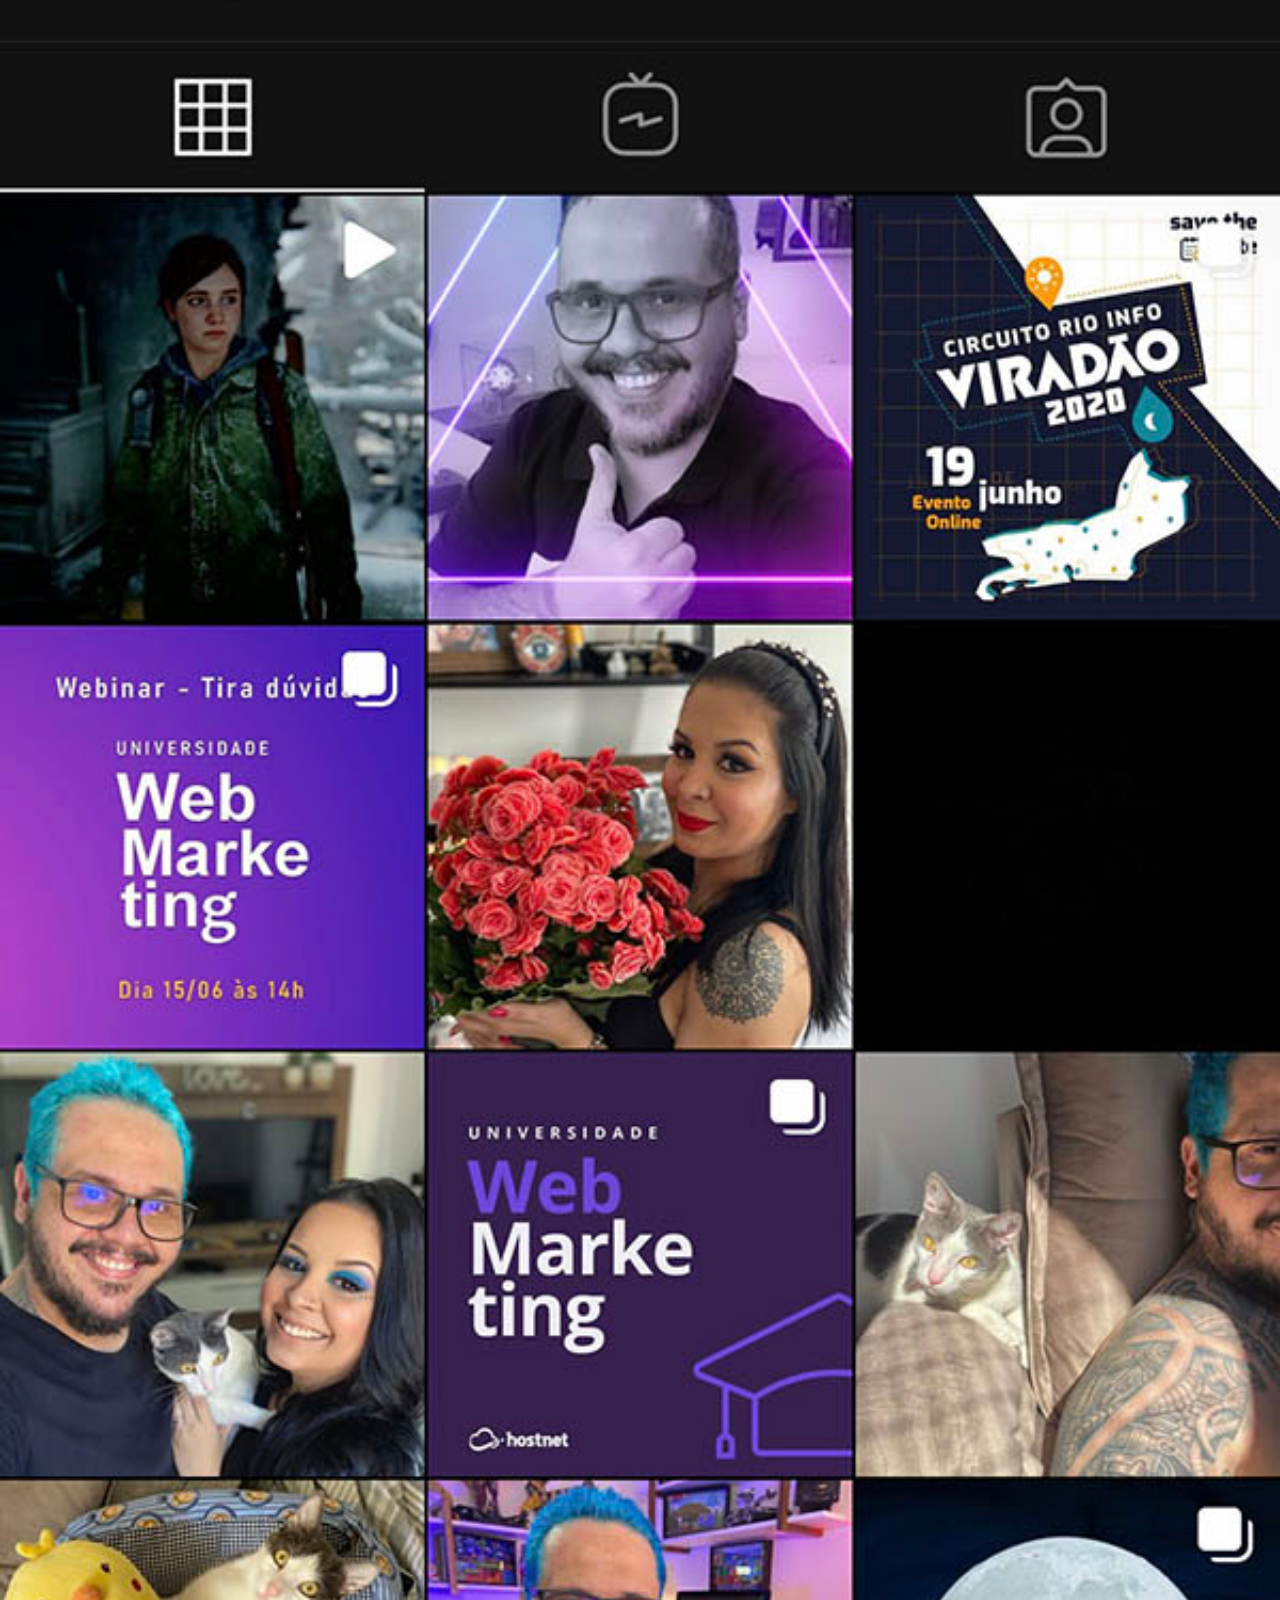
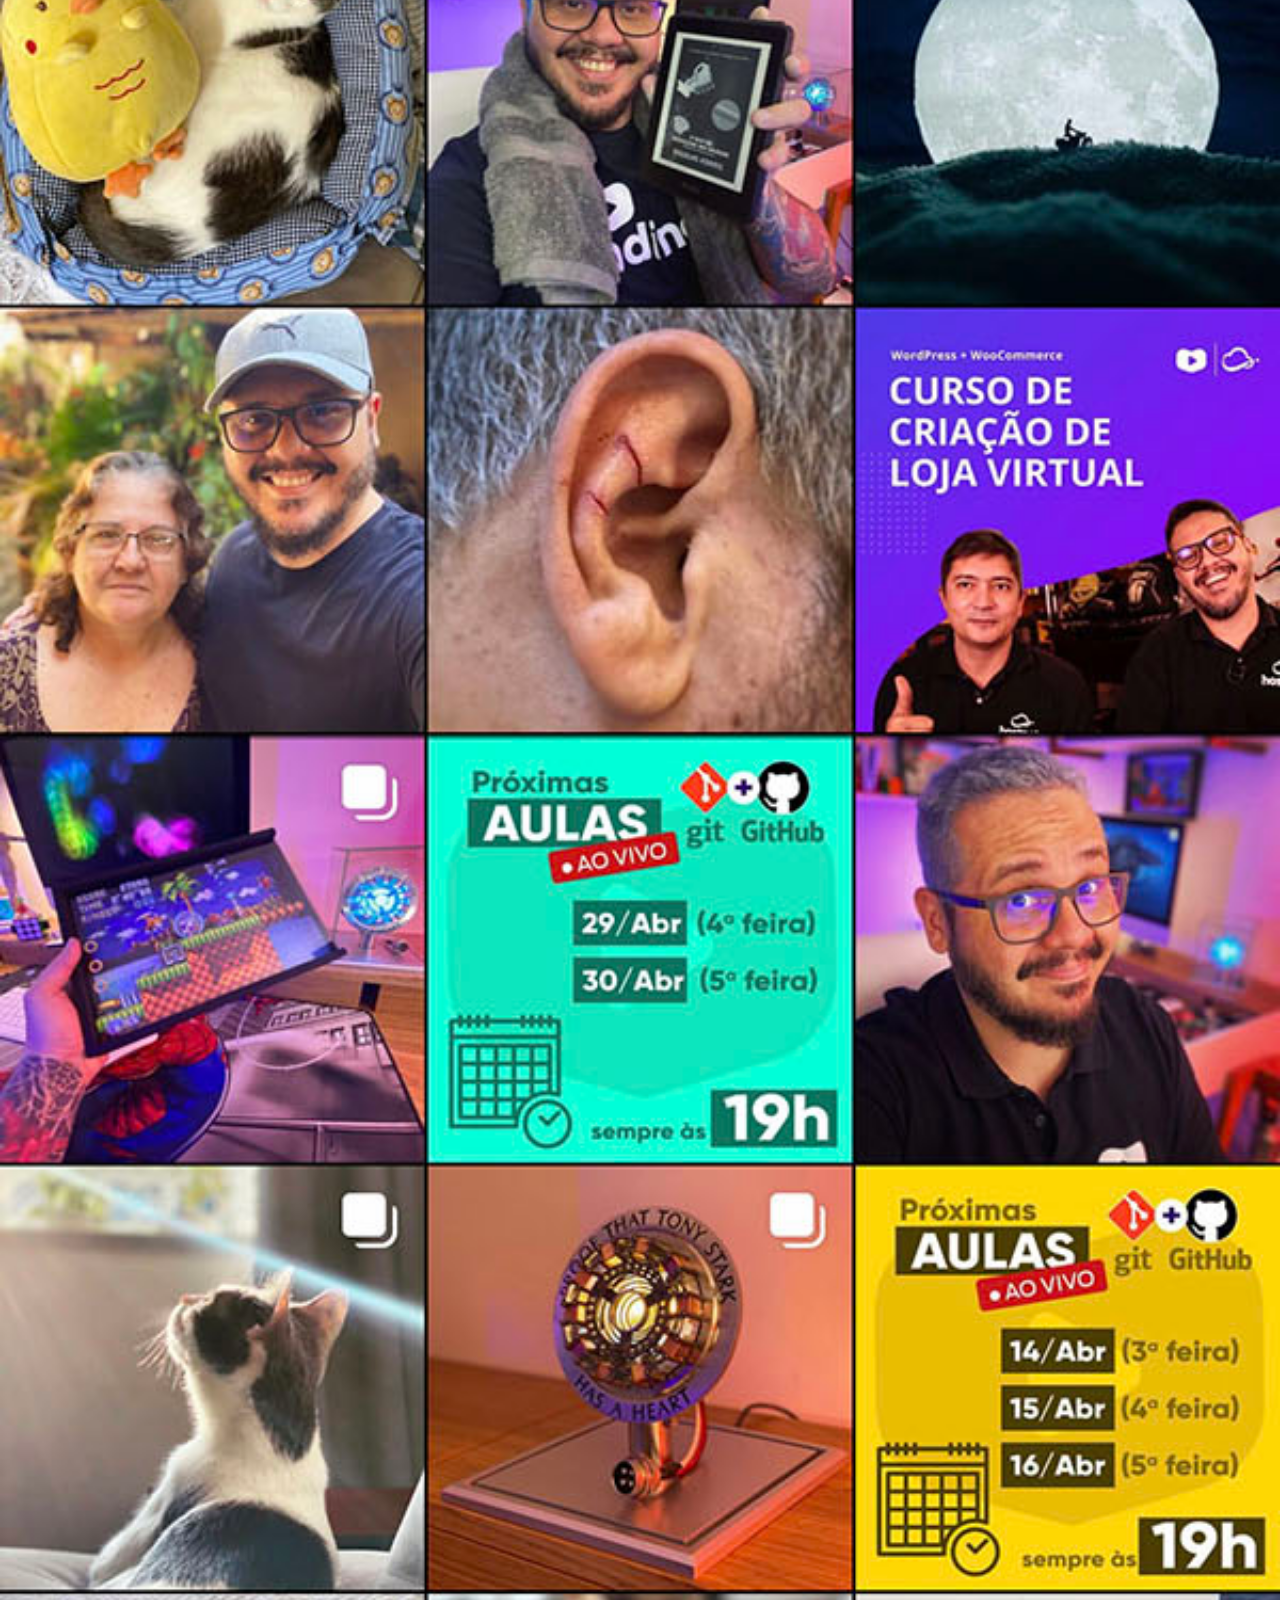
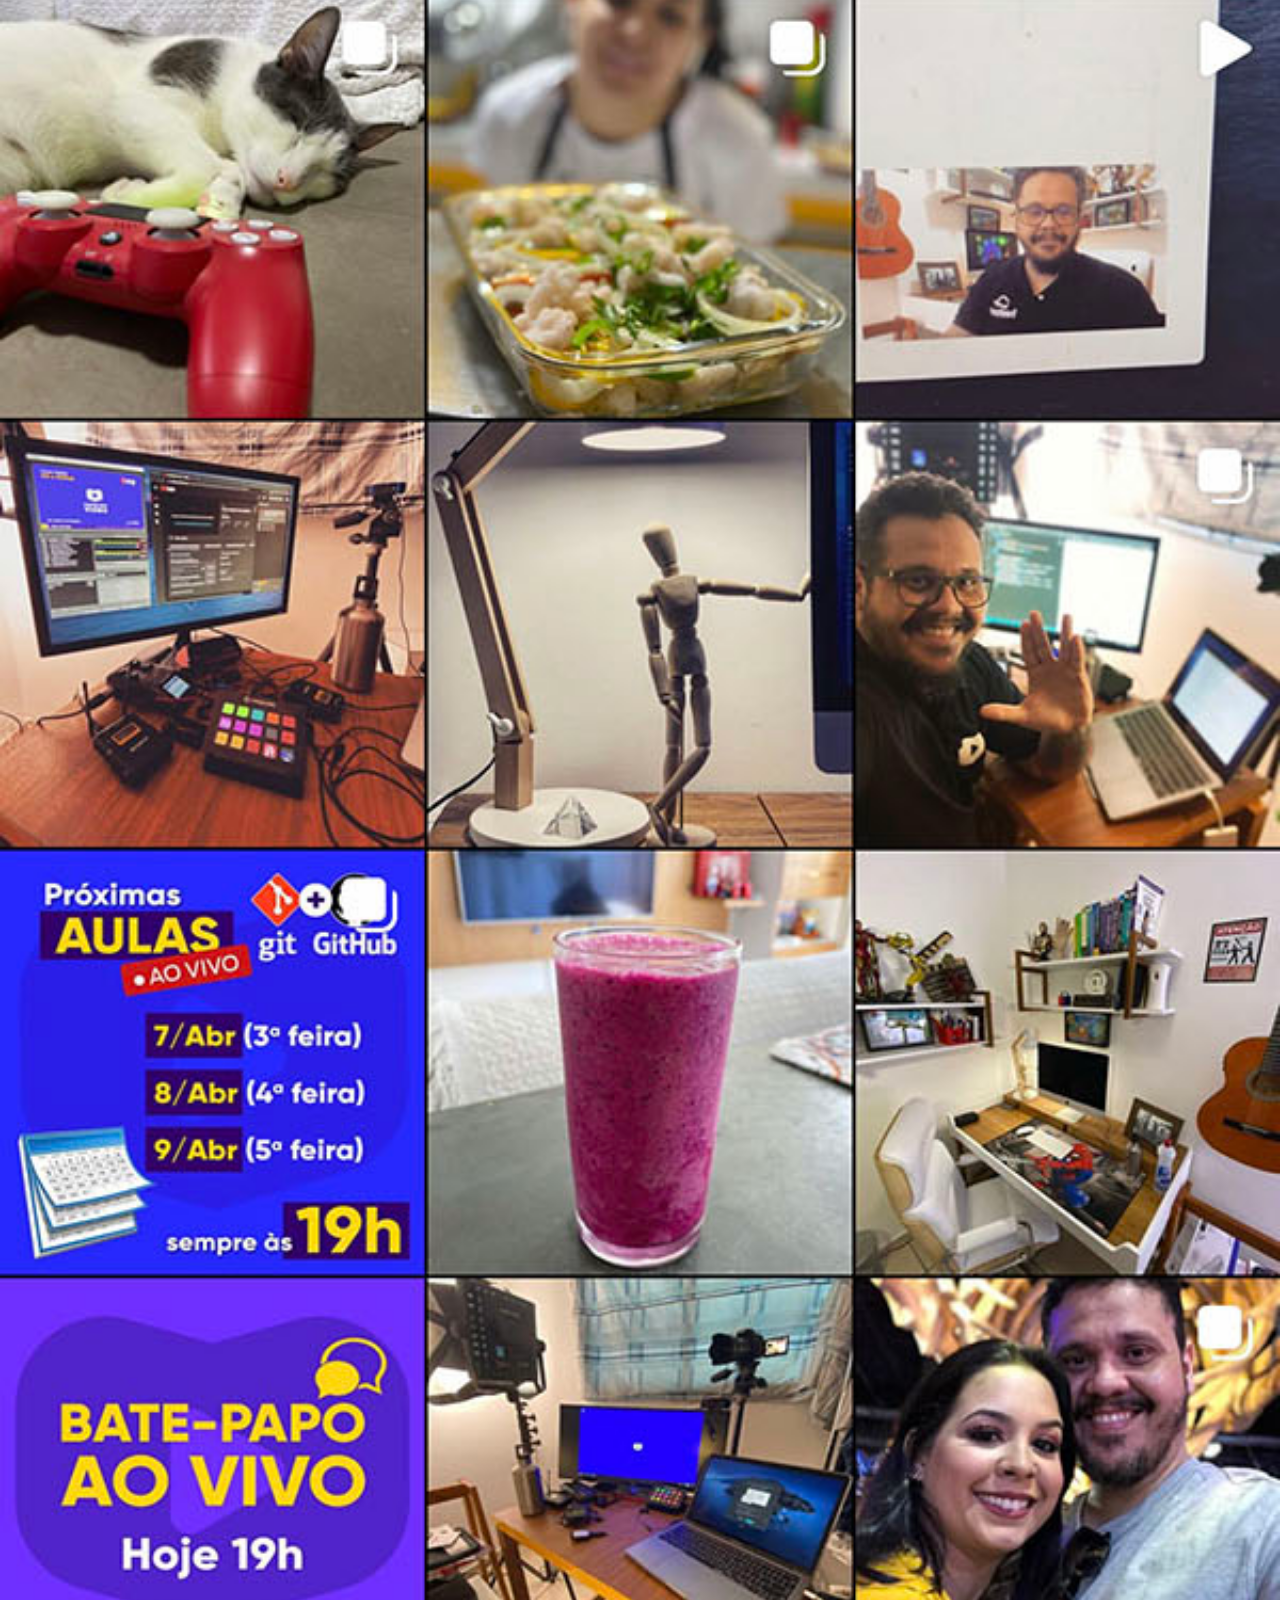
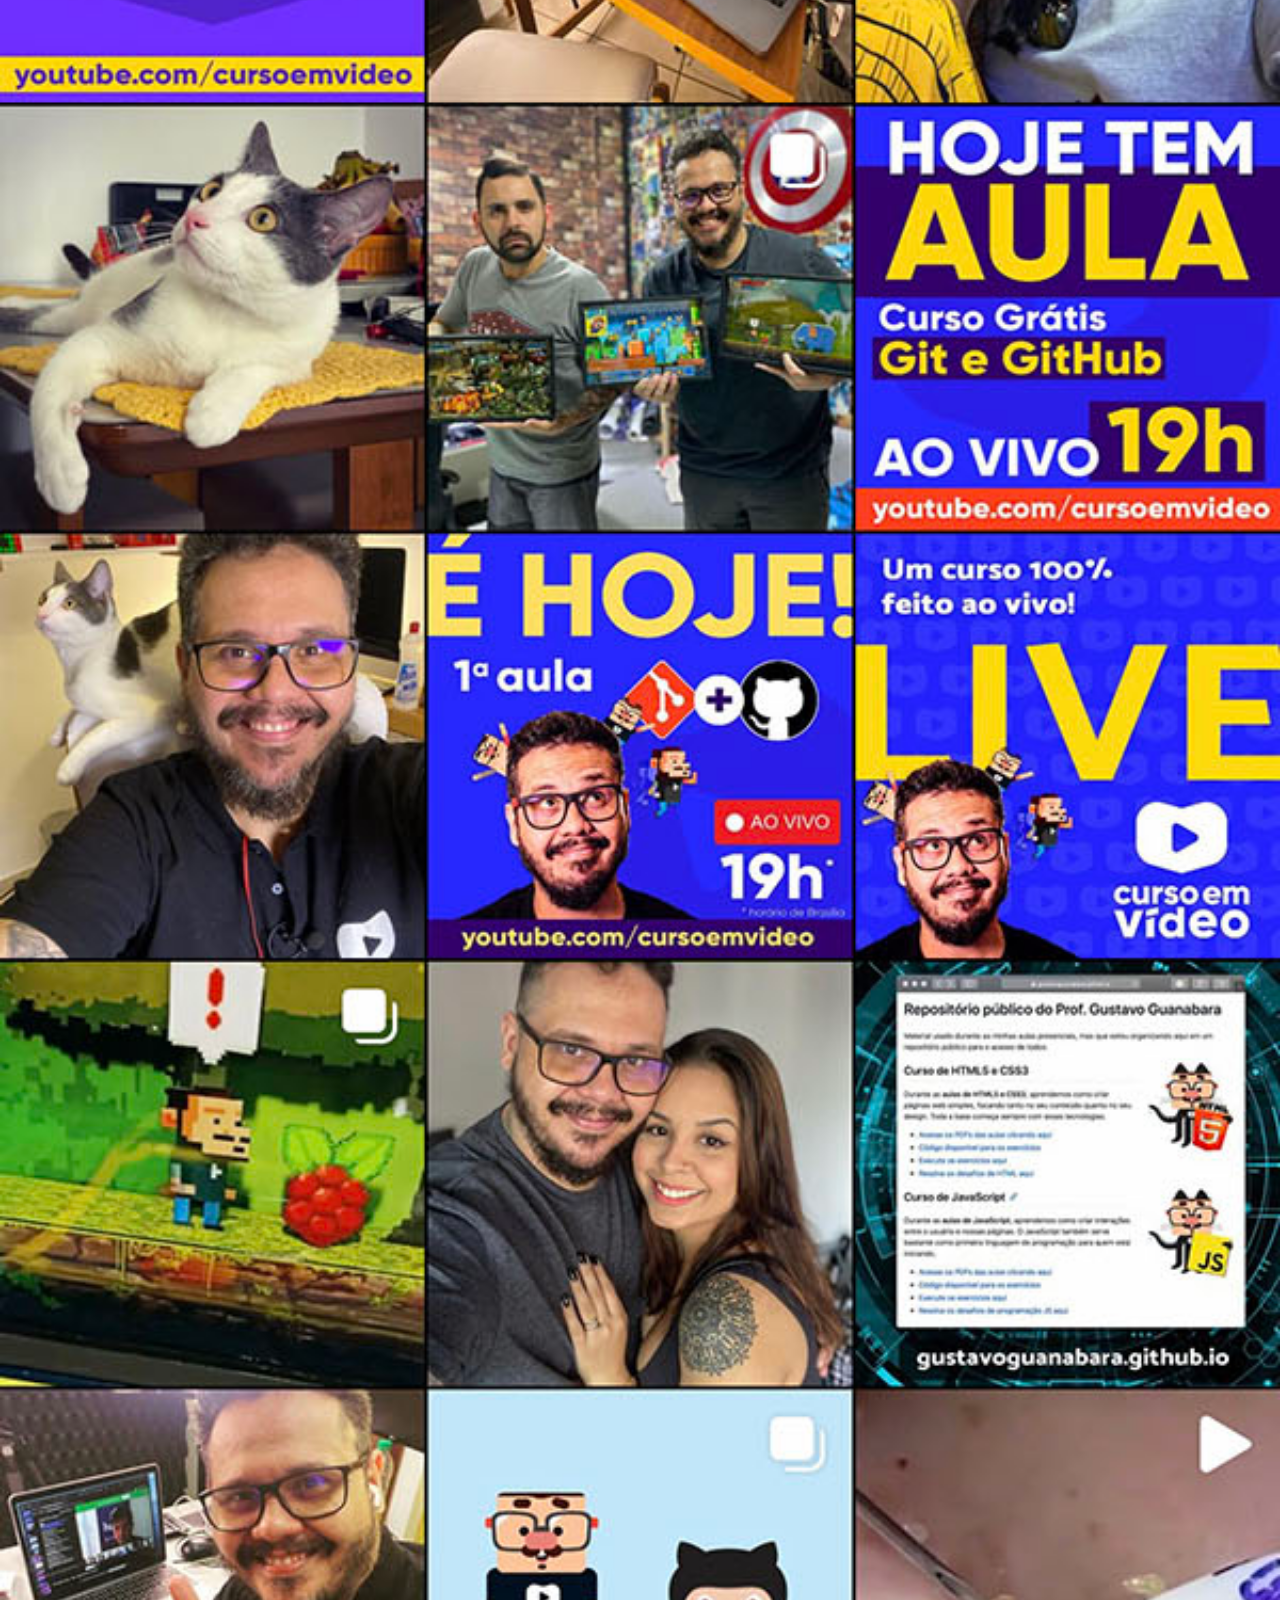
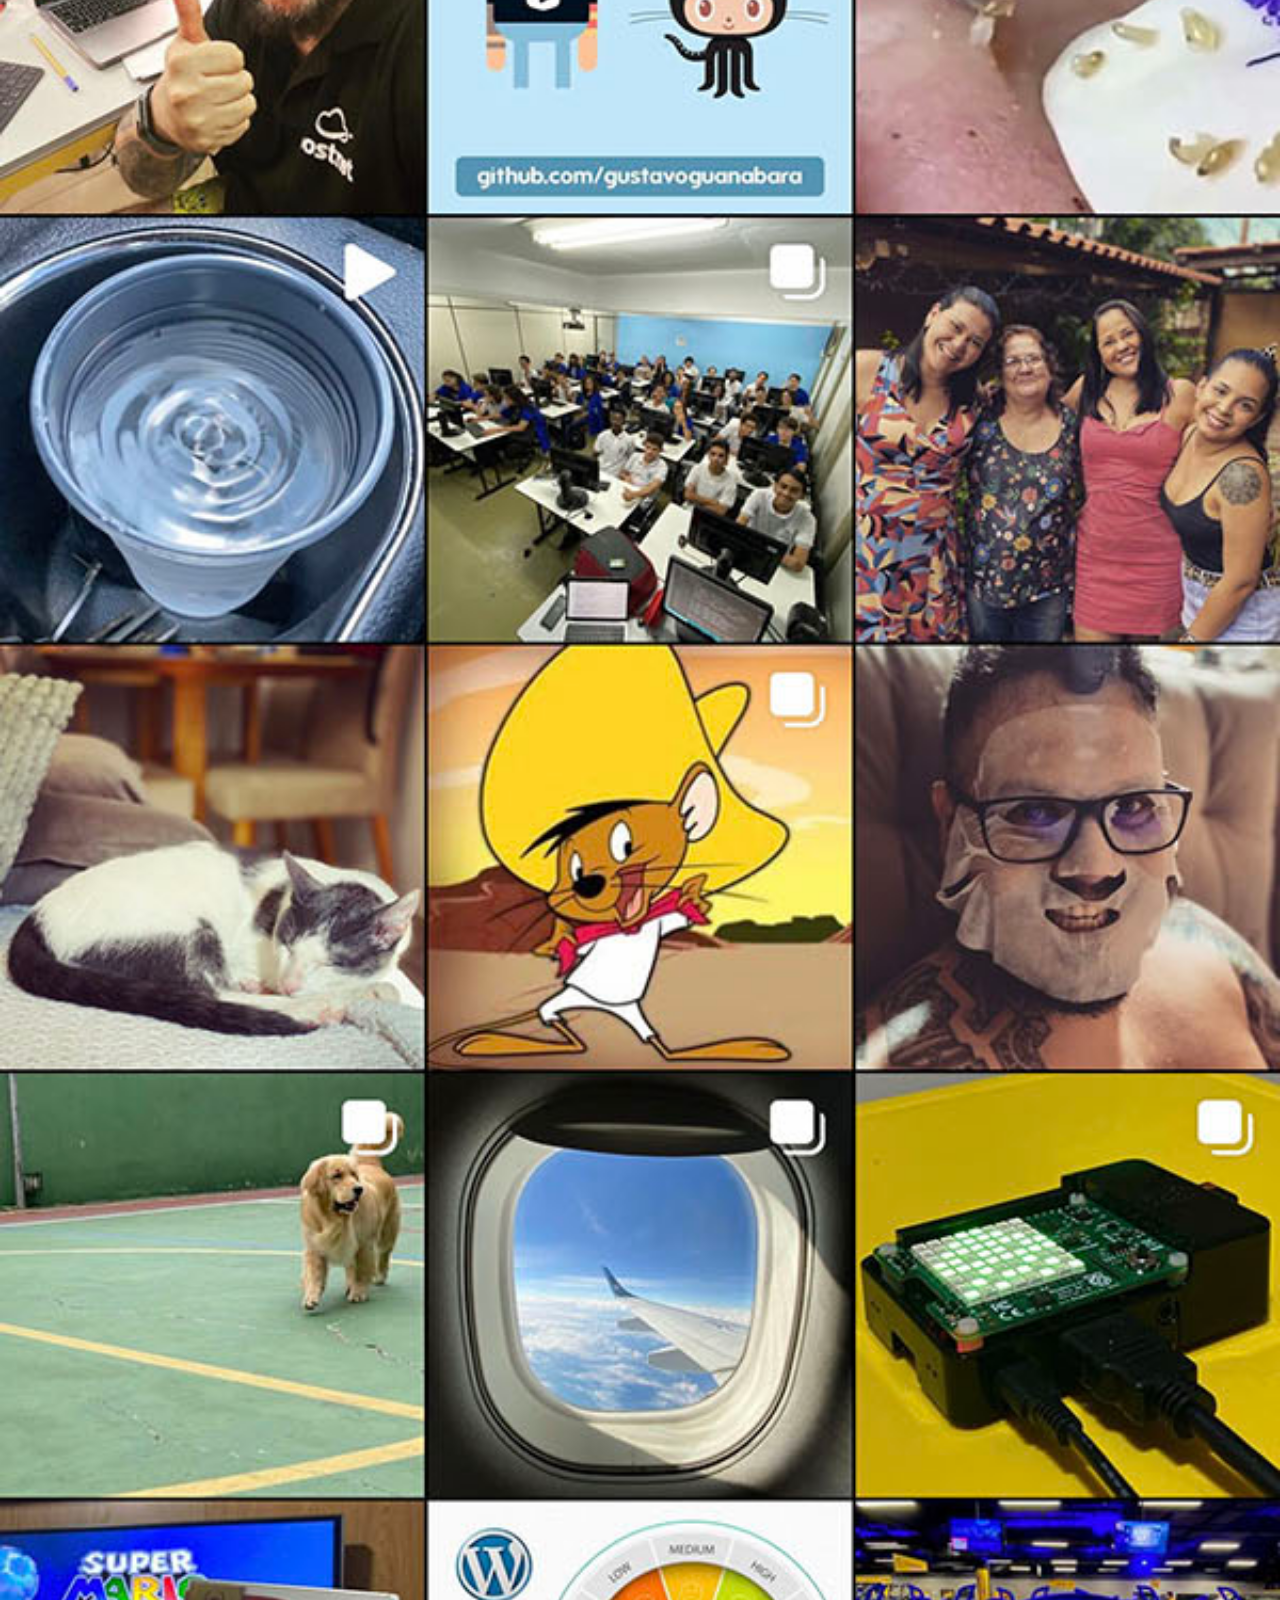
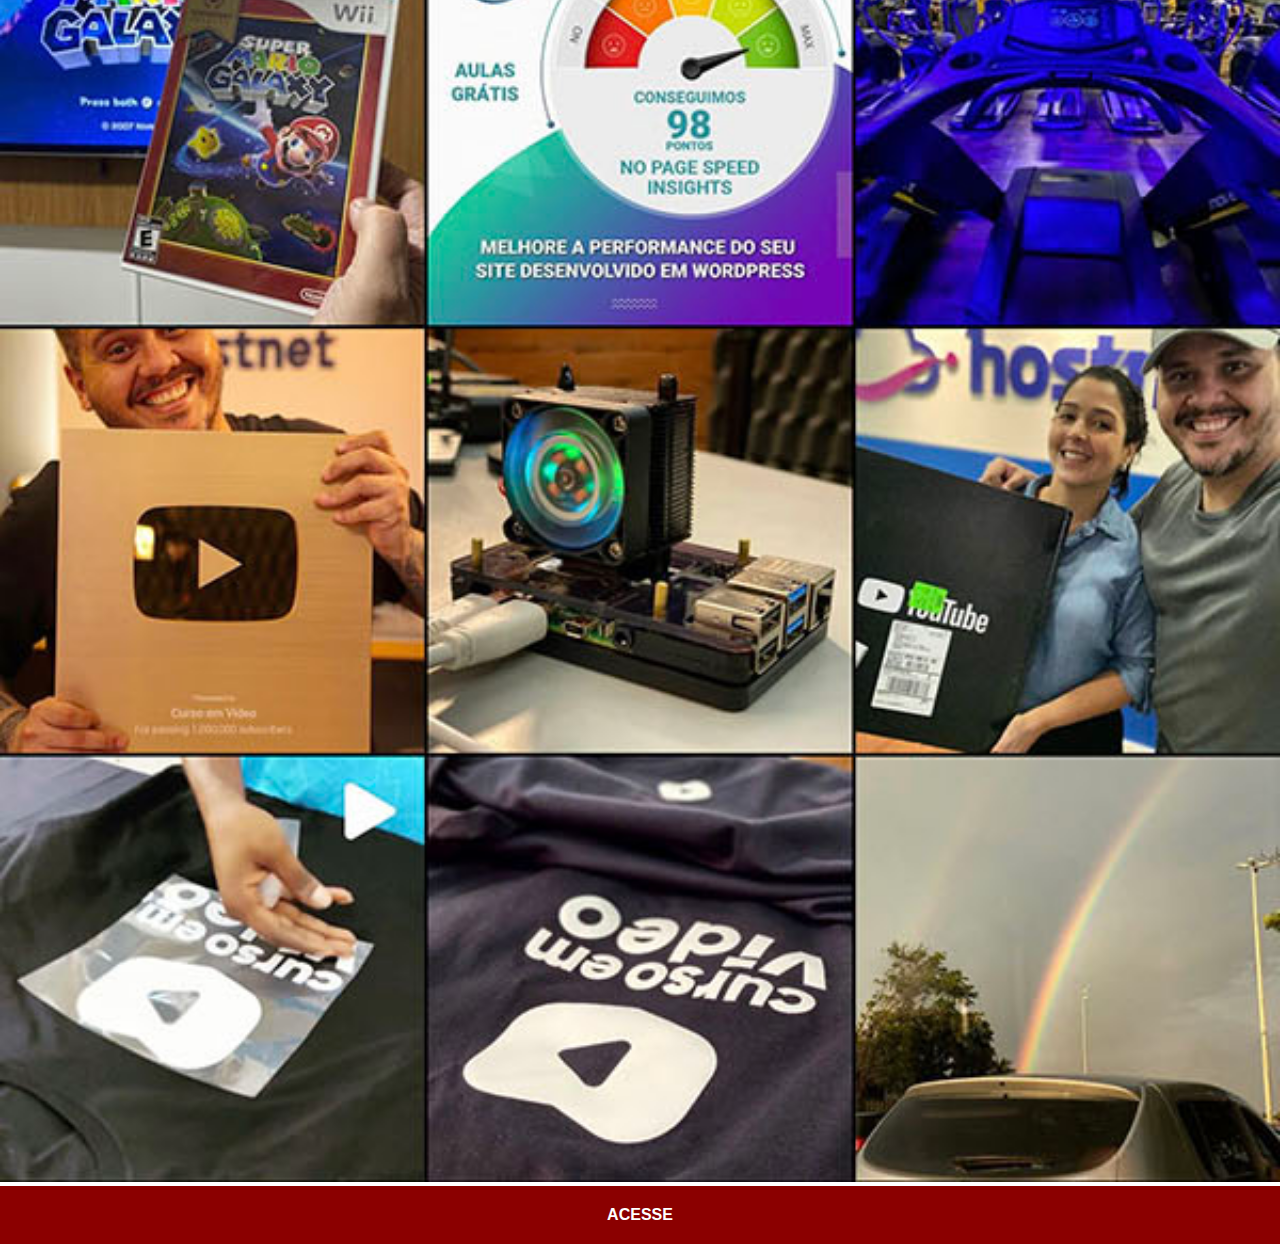
<file: instagram.html>
<!DOCTYPE html>
<html lang="pt-br">
<head>
    <meta charset="UTF-8">
    <meta name="viewport" content="width=device-width, initial-scale=1.0">
    <link rel="stylesheet" href="social.css">
    <title>GitHub</title>
</head>
<body>
    <img src="imagens/tela-instagram.jpg" alt="Instagram">
    <a href="https://www.instagram.com/gustavoguanabara/" target="_blank">ACESSE</a>
</body>
</html>
</file>
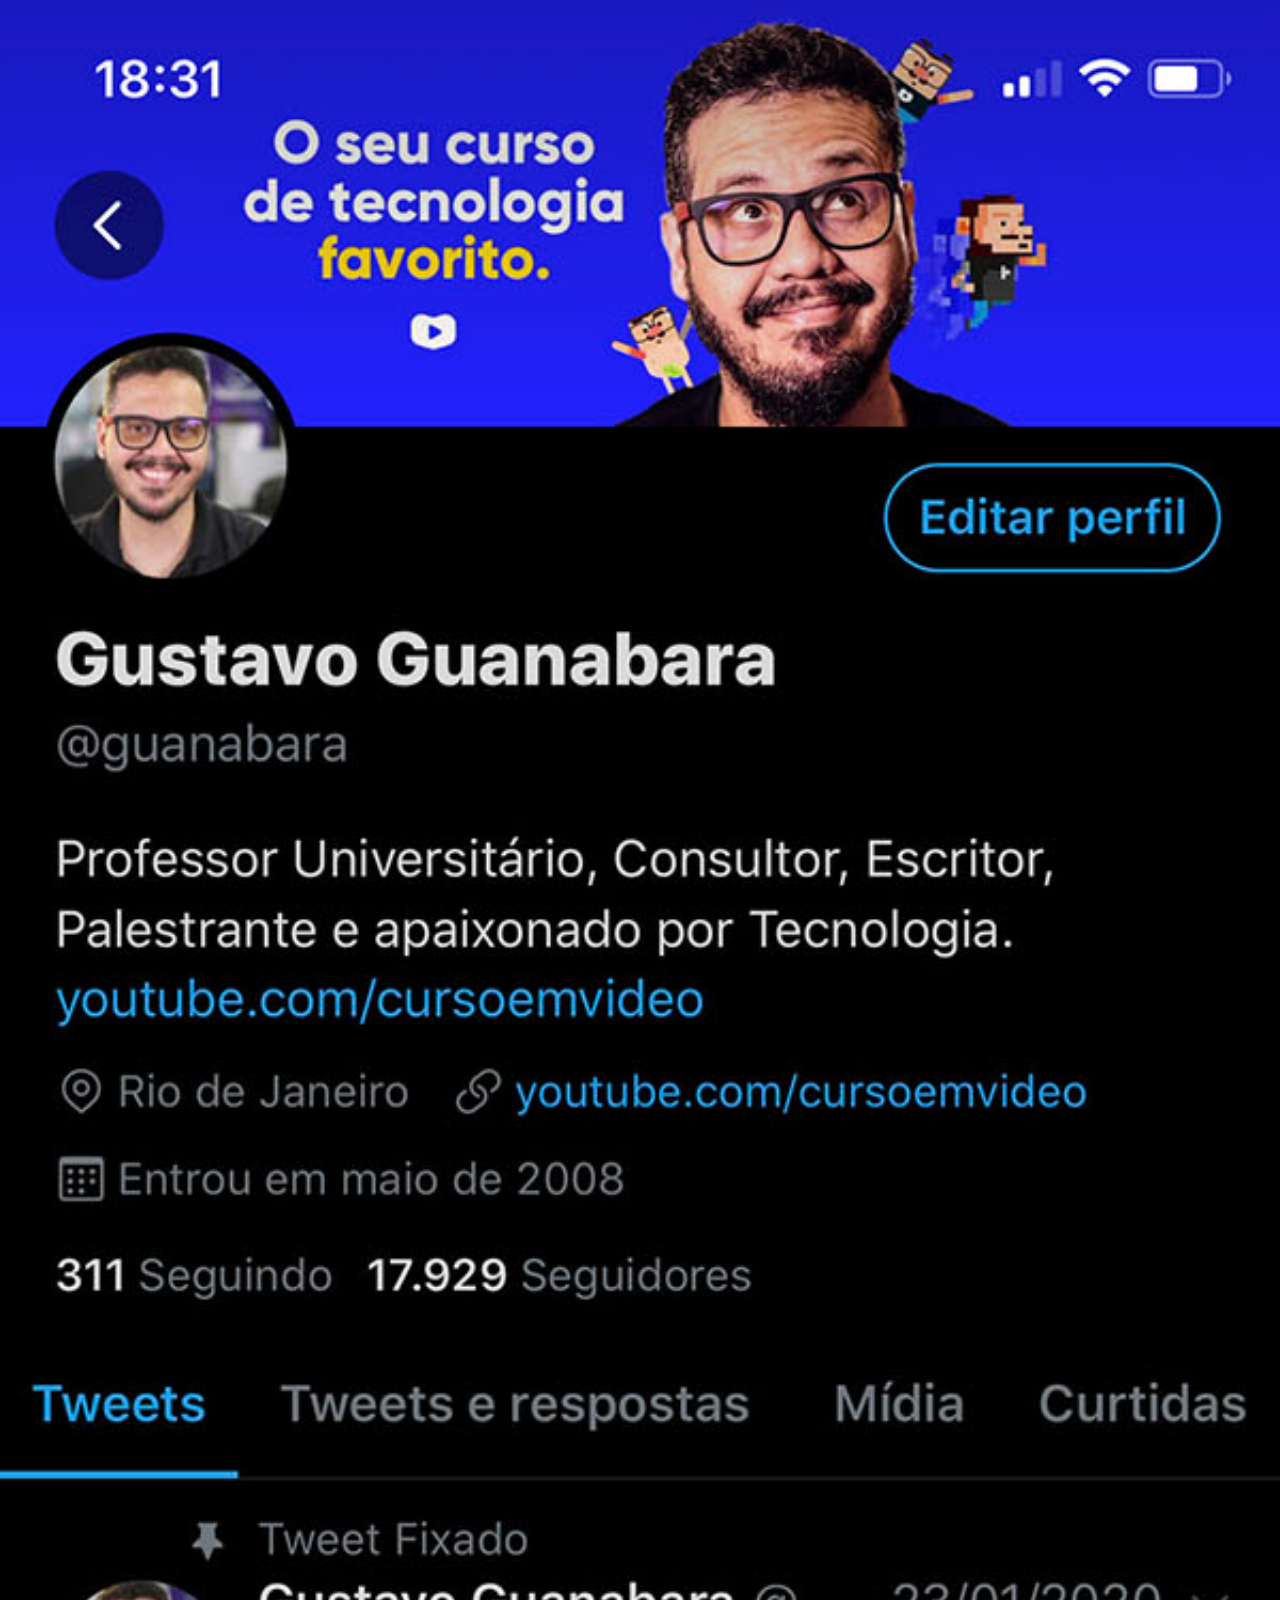
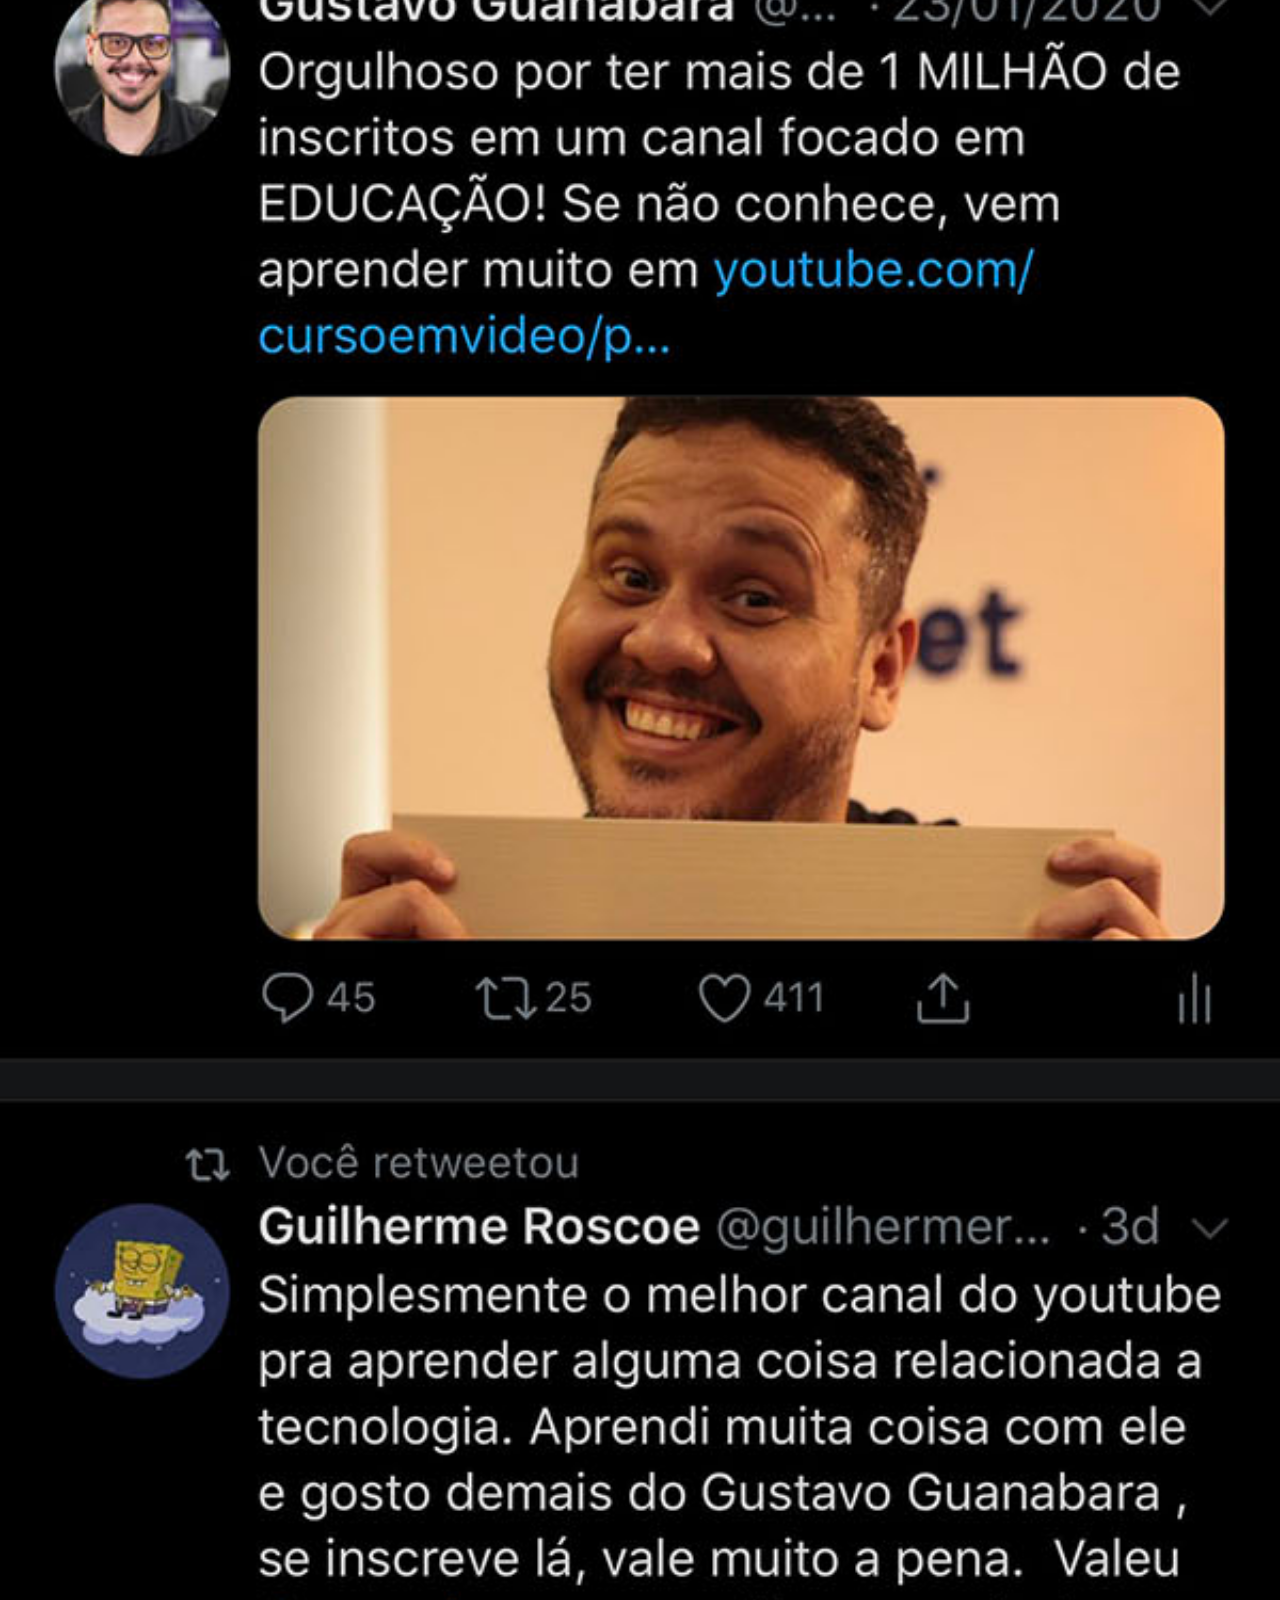
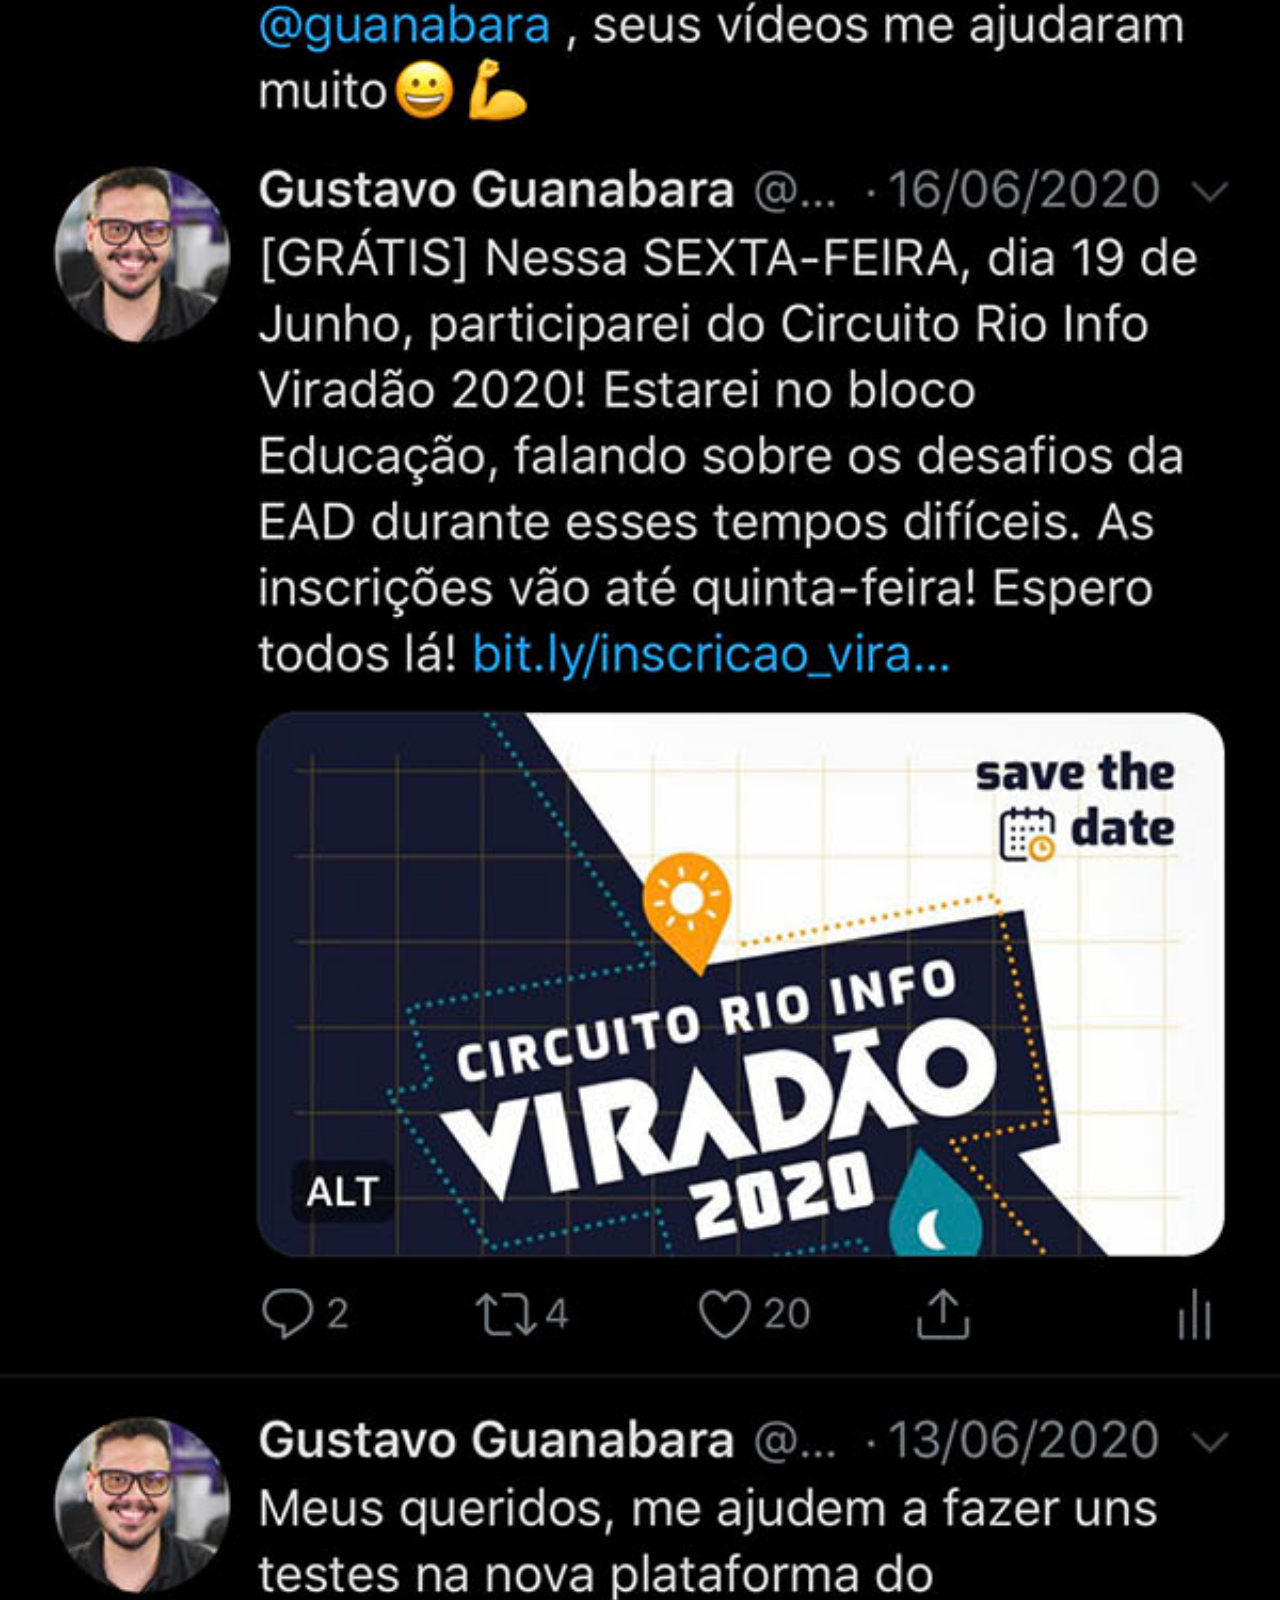
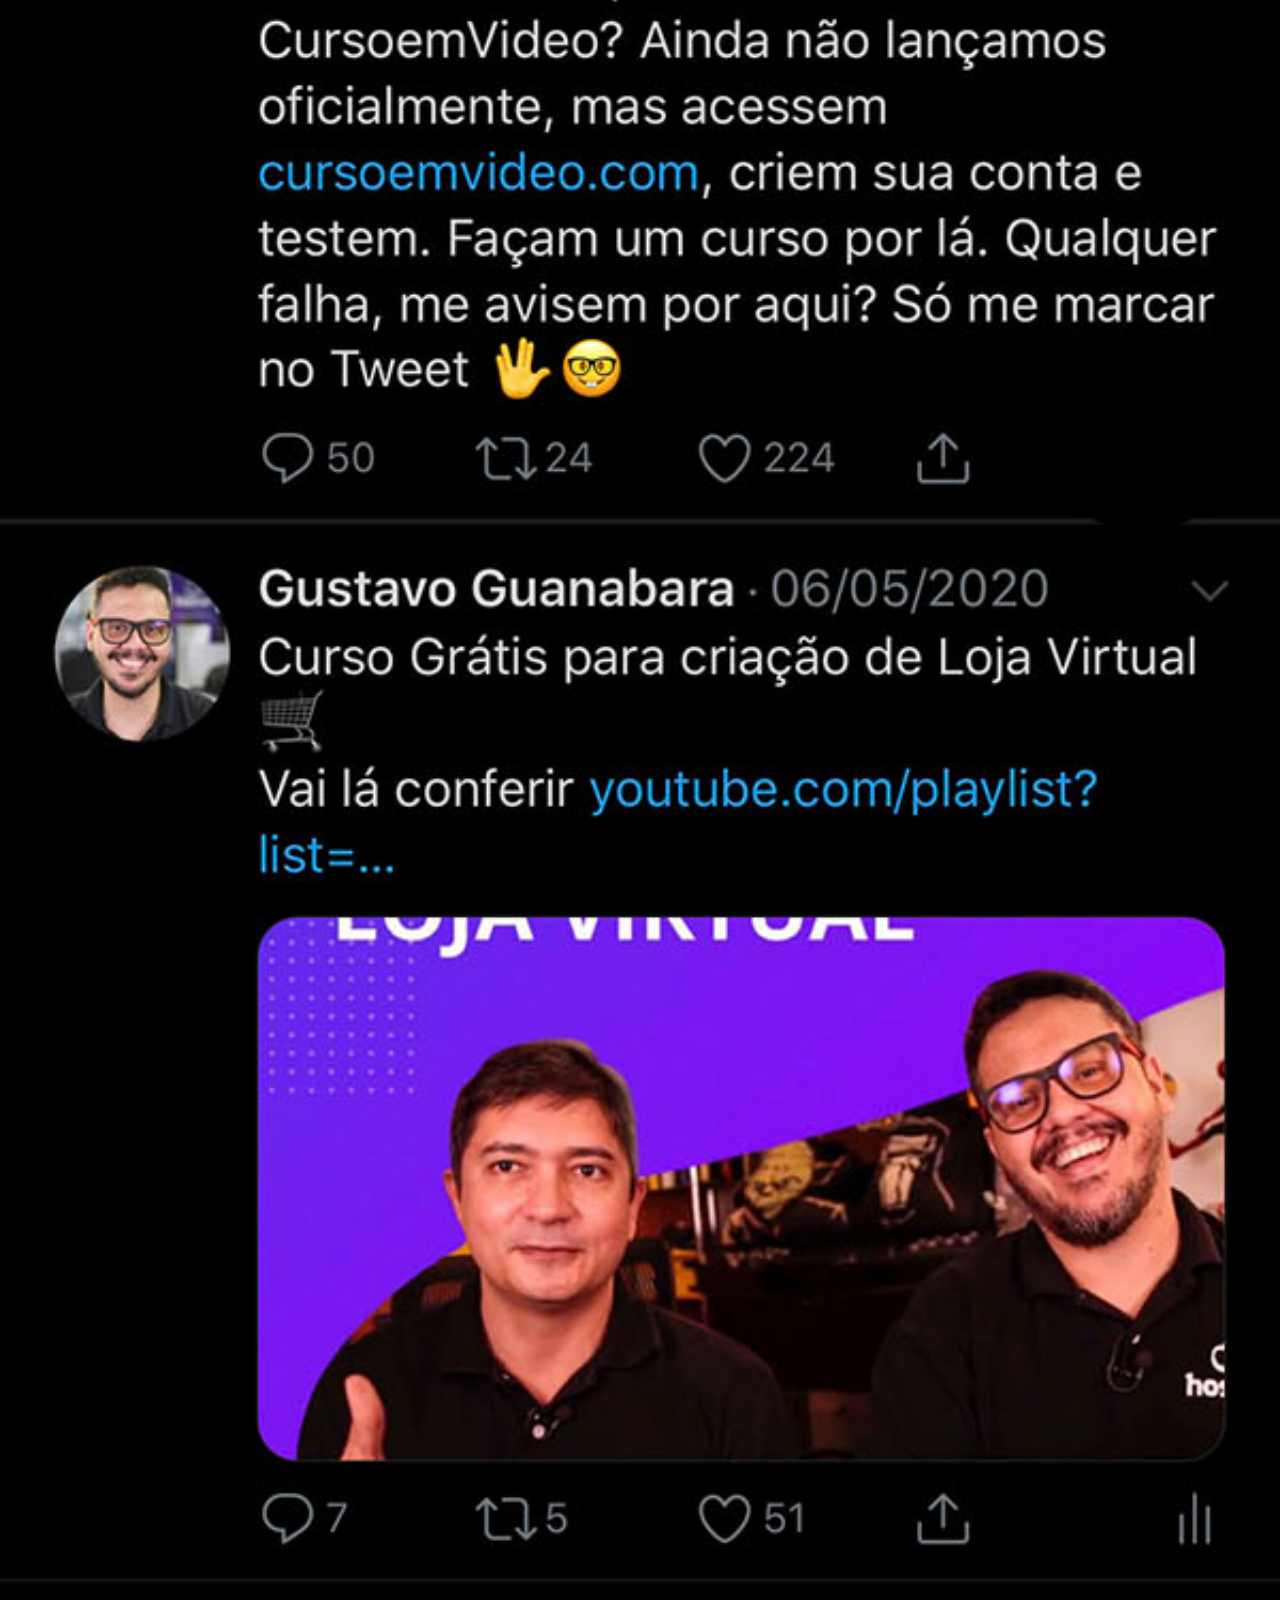
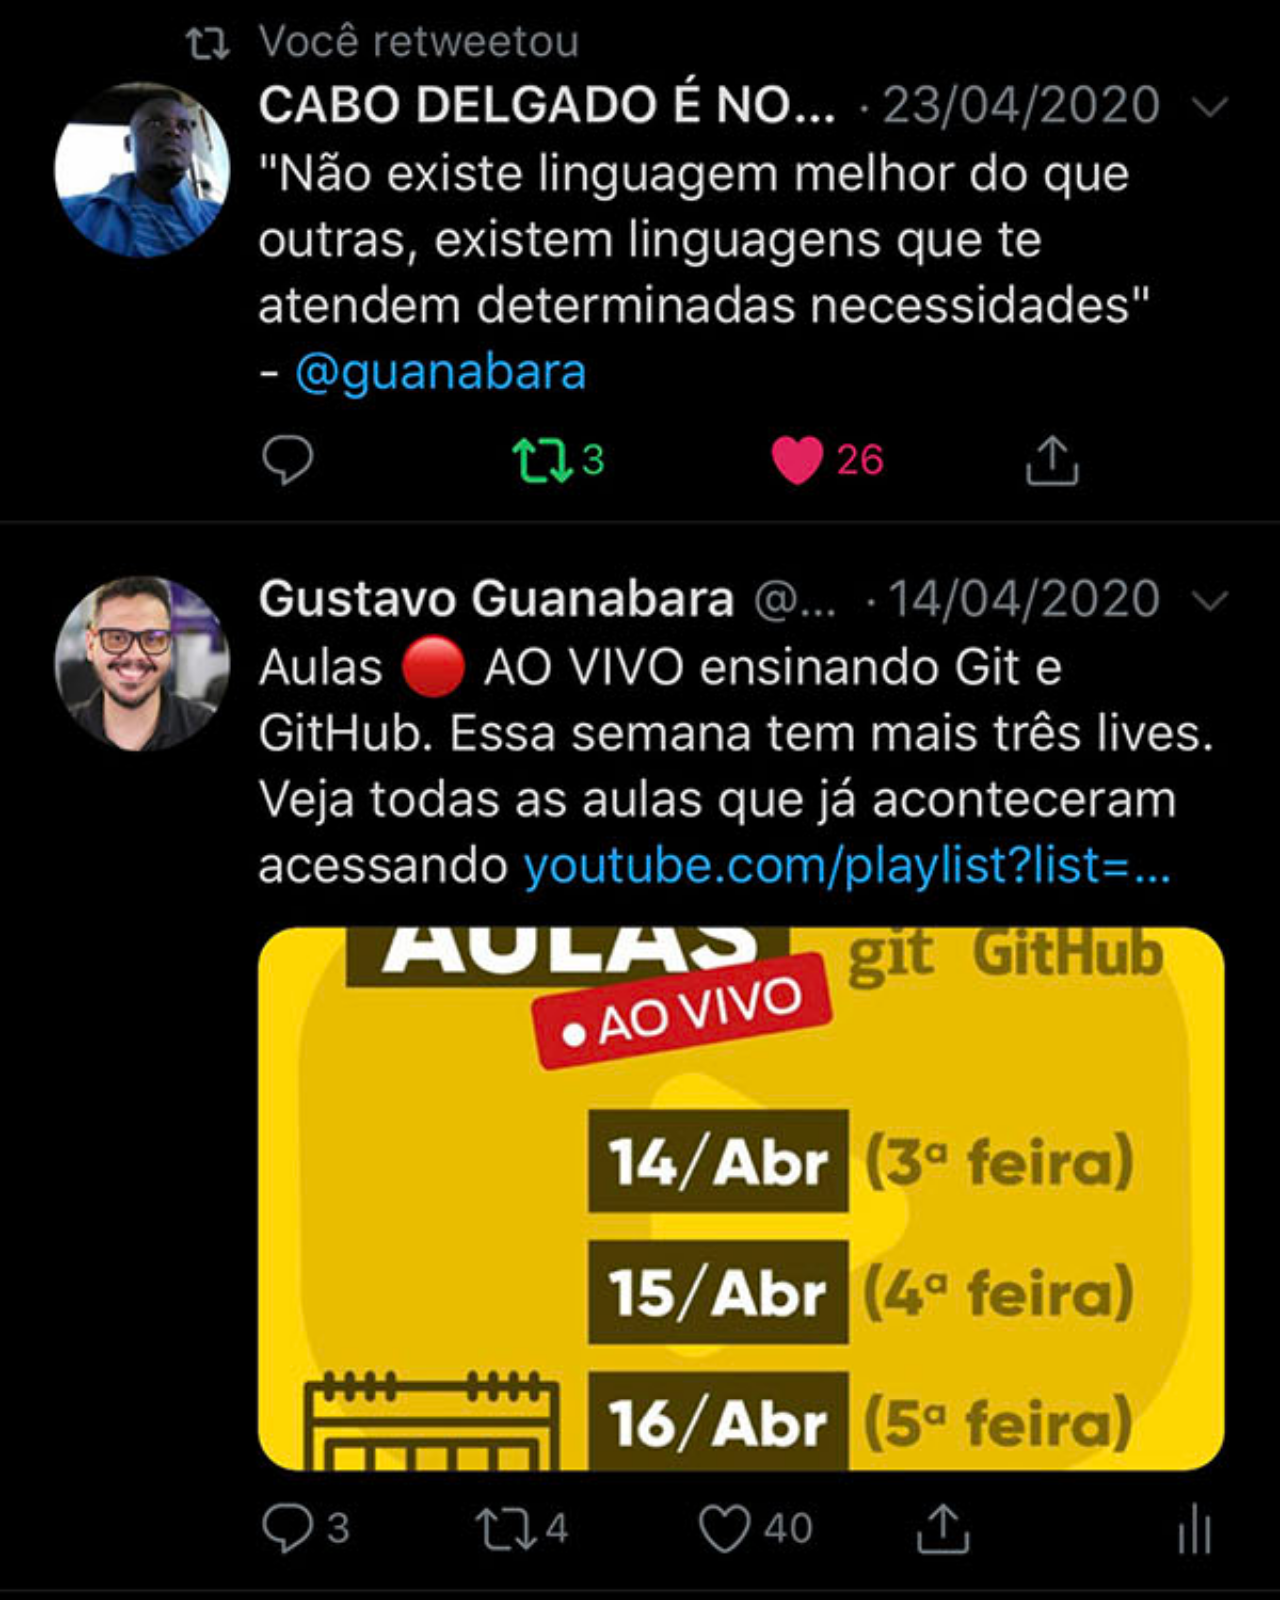
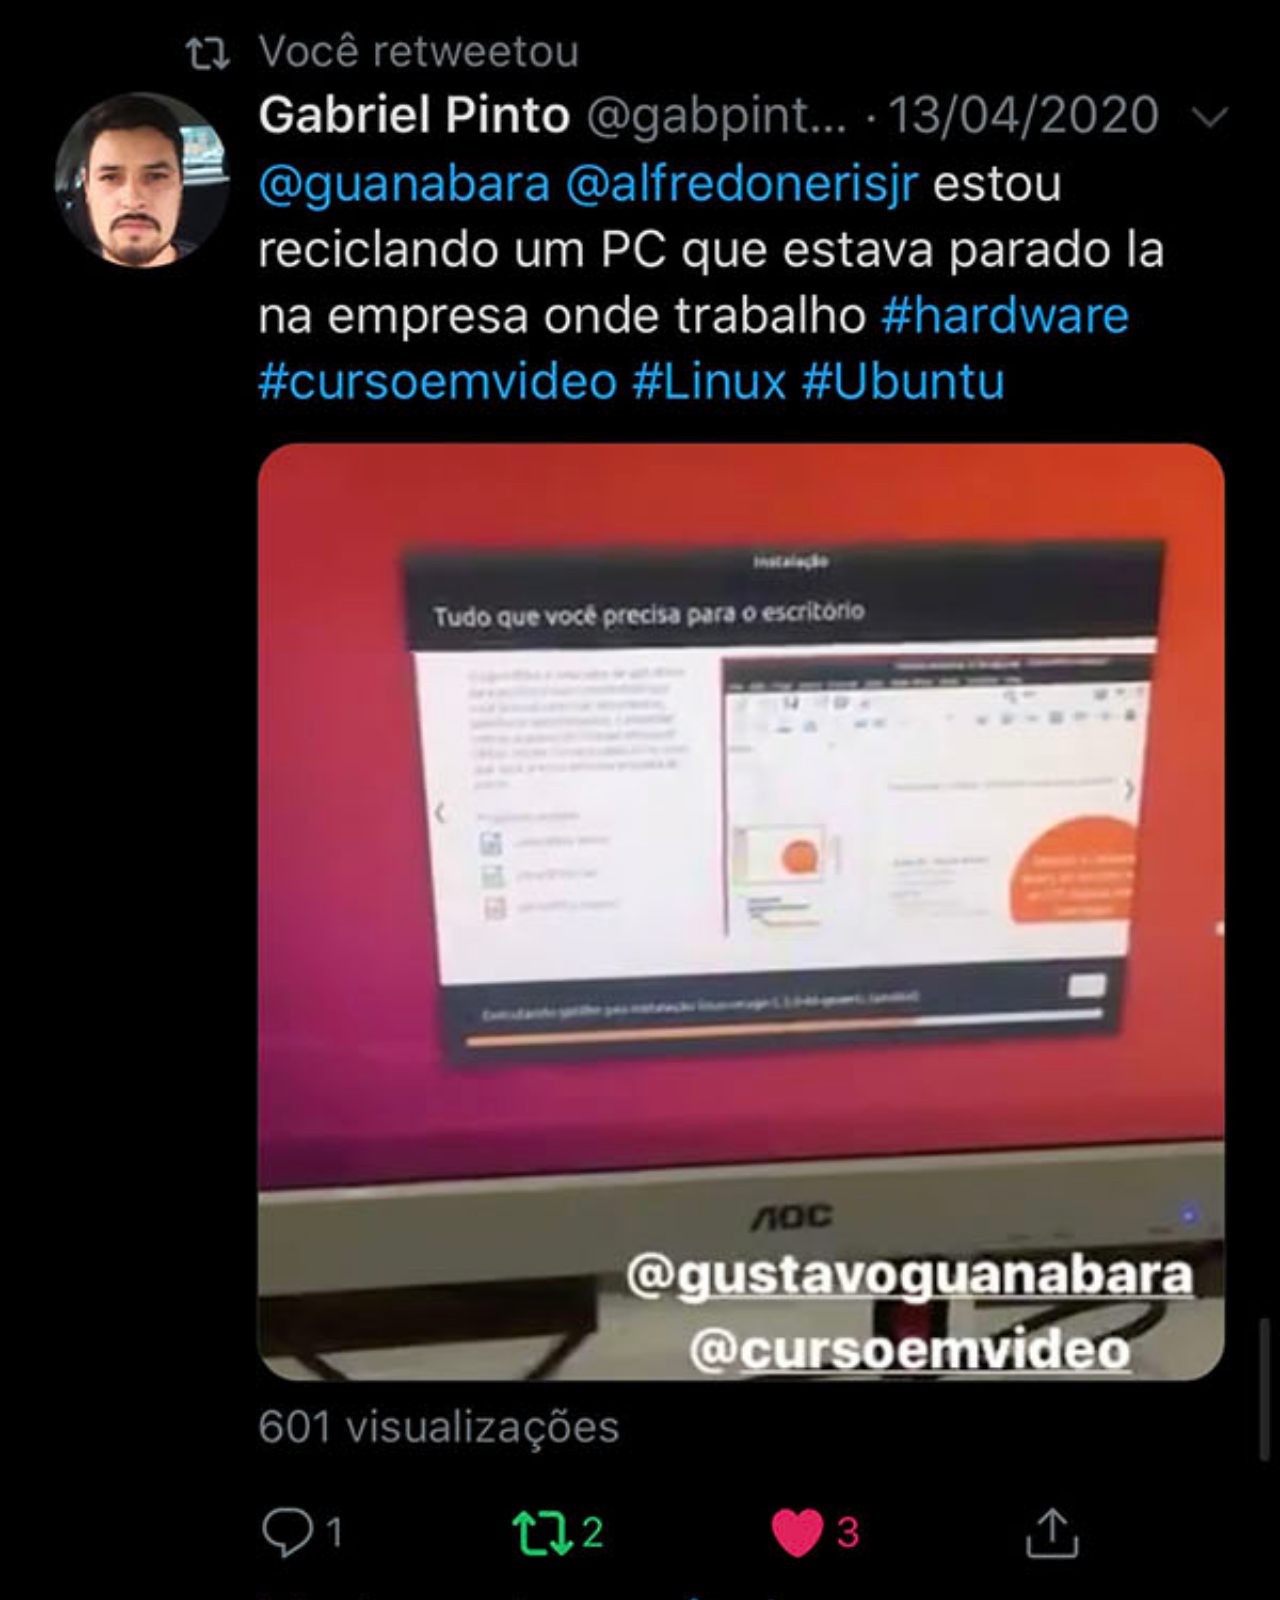
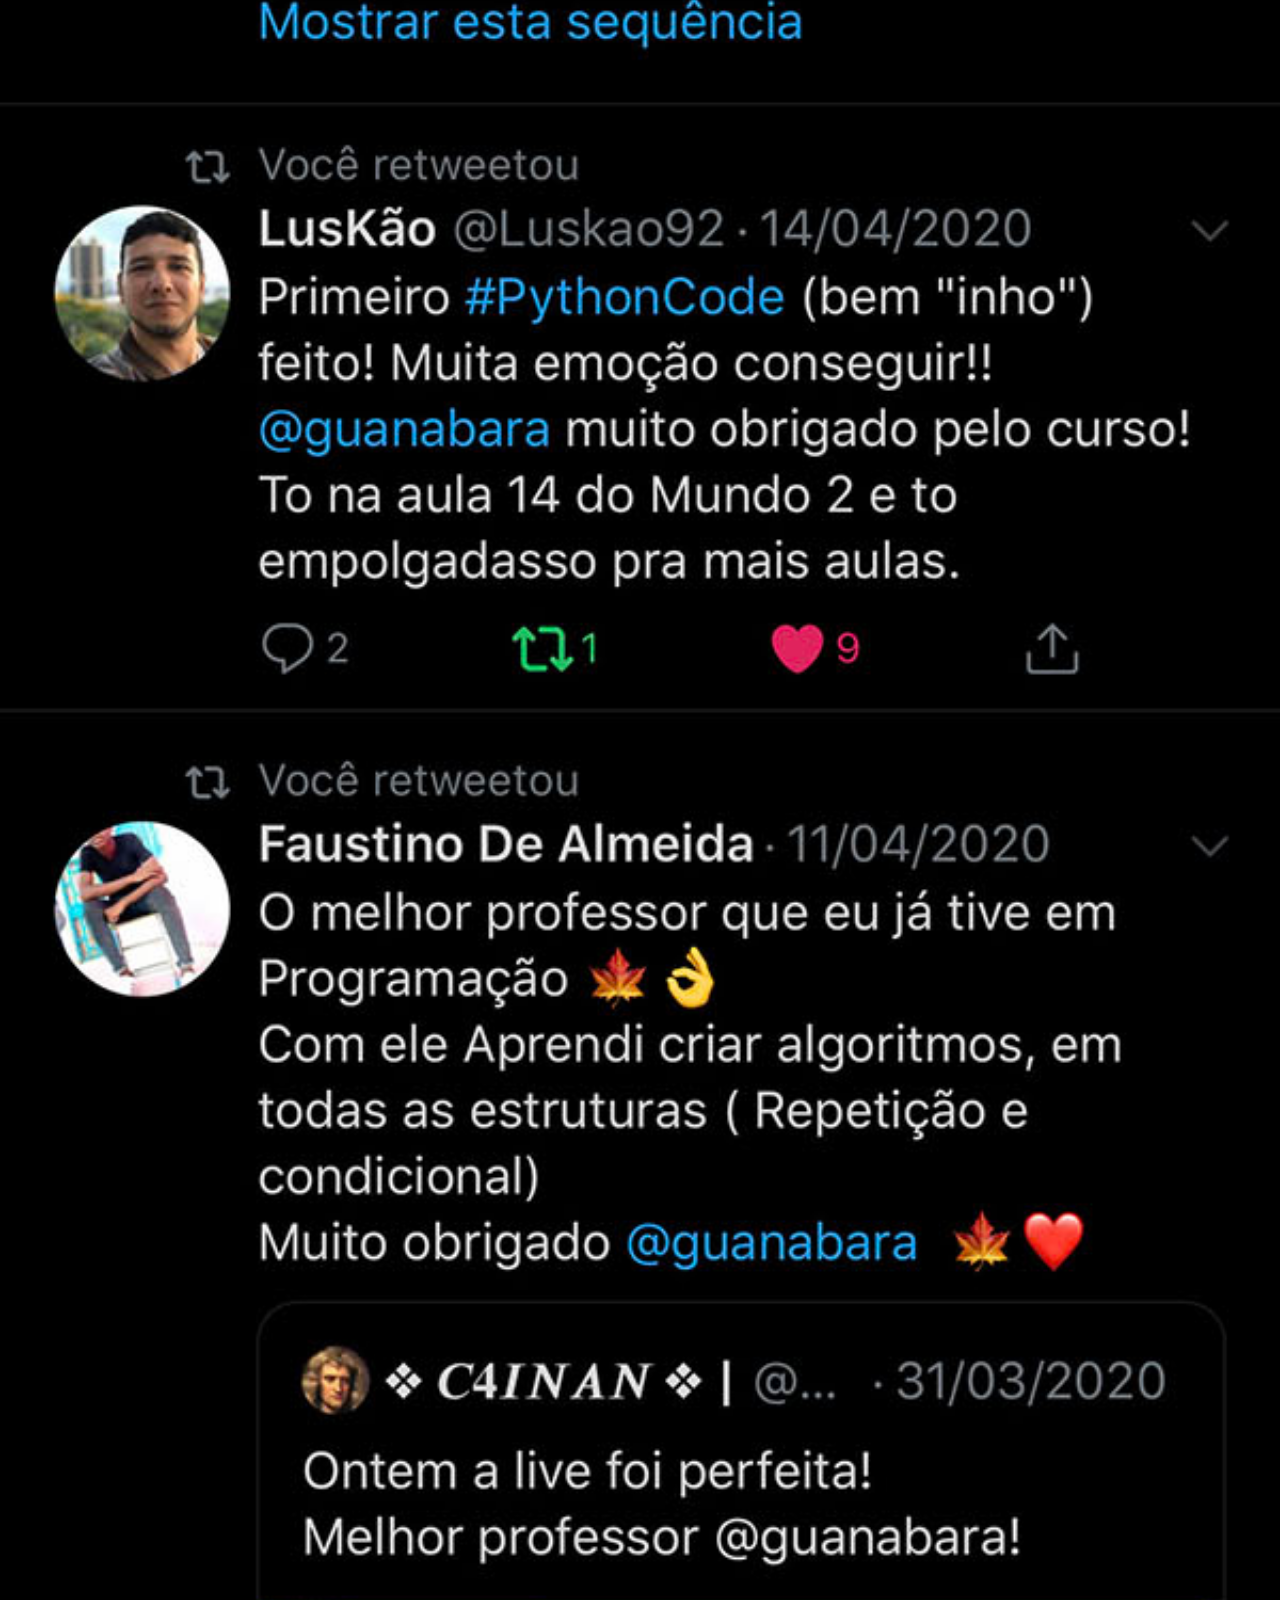
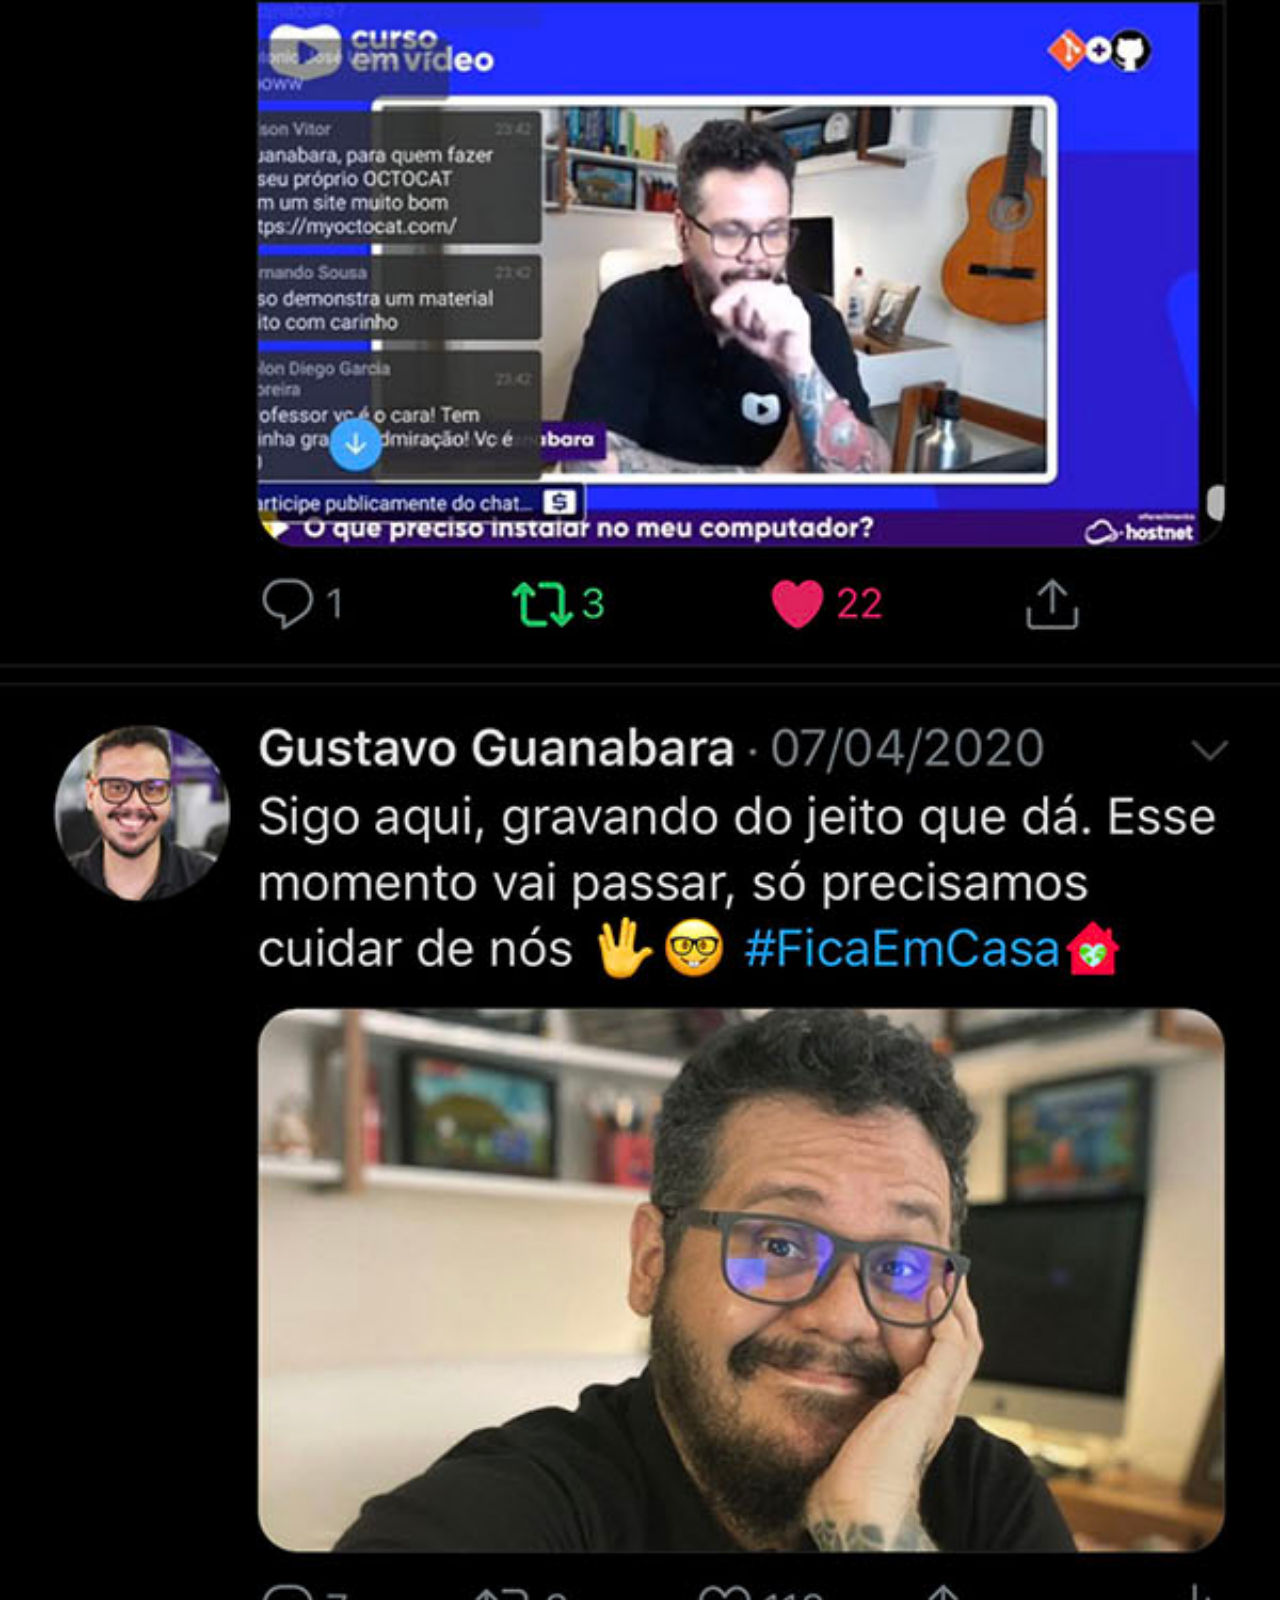
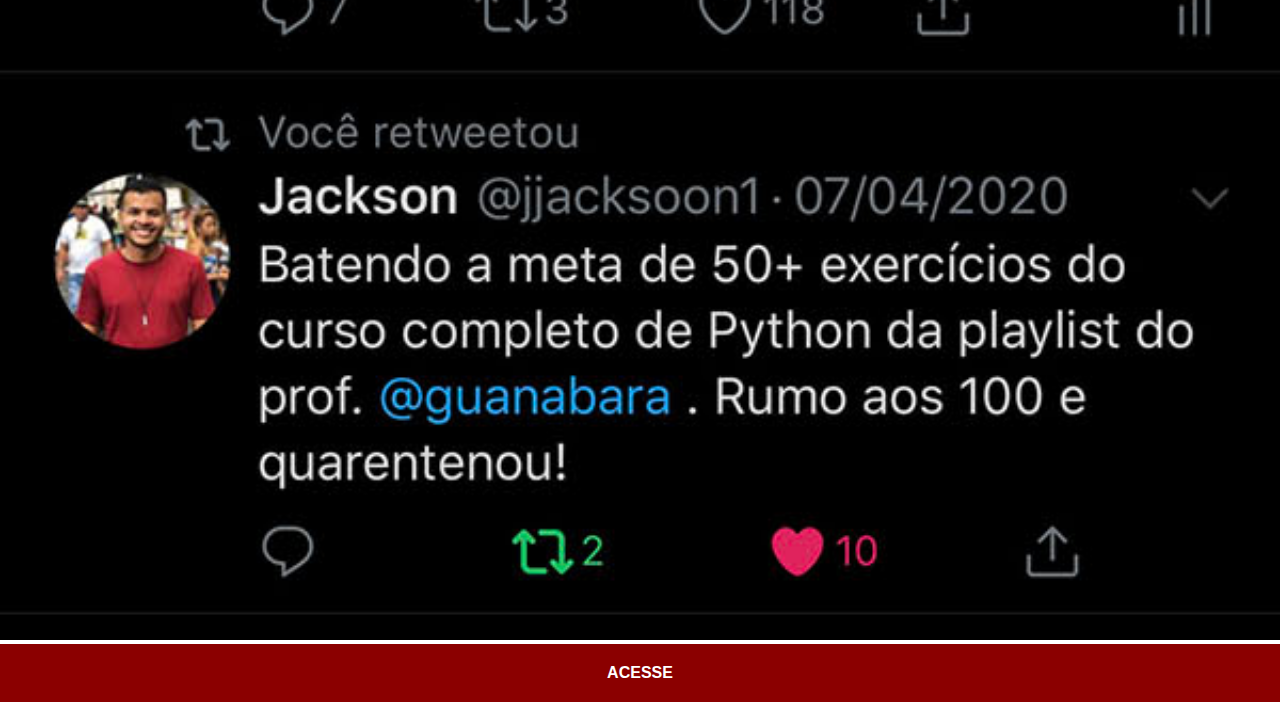
<file: twitter.html>
<!DOCTYPE html>
<html lang="pt-br">
<head>
    <meta charset="UTF-8">
    <meta name="viewport" content="width=device-width, initial-scale=1.0">
    <title>Twitter</title>
    <link rel="stylesheet" href="social.css">
</head>
<body>
    <img src="imagens/tela-twitter.jpg" alt="Twitter">
    <a href="https://x.com/guanabara">ACESSE</a>
</body>
</html>
</file>
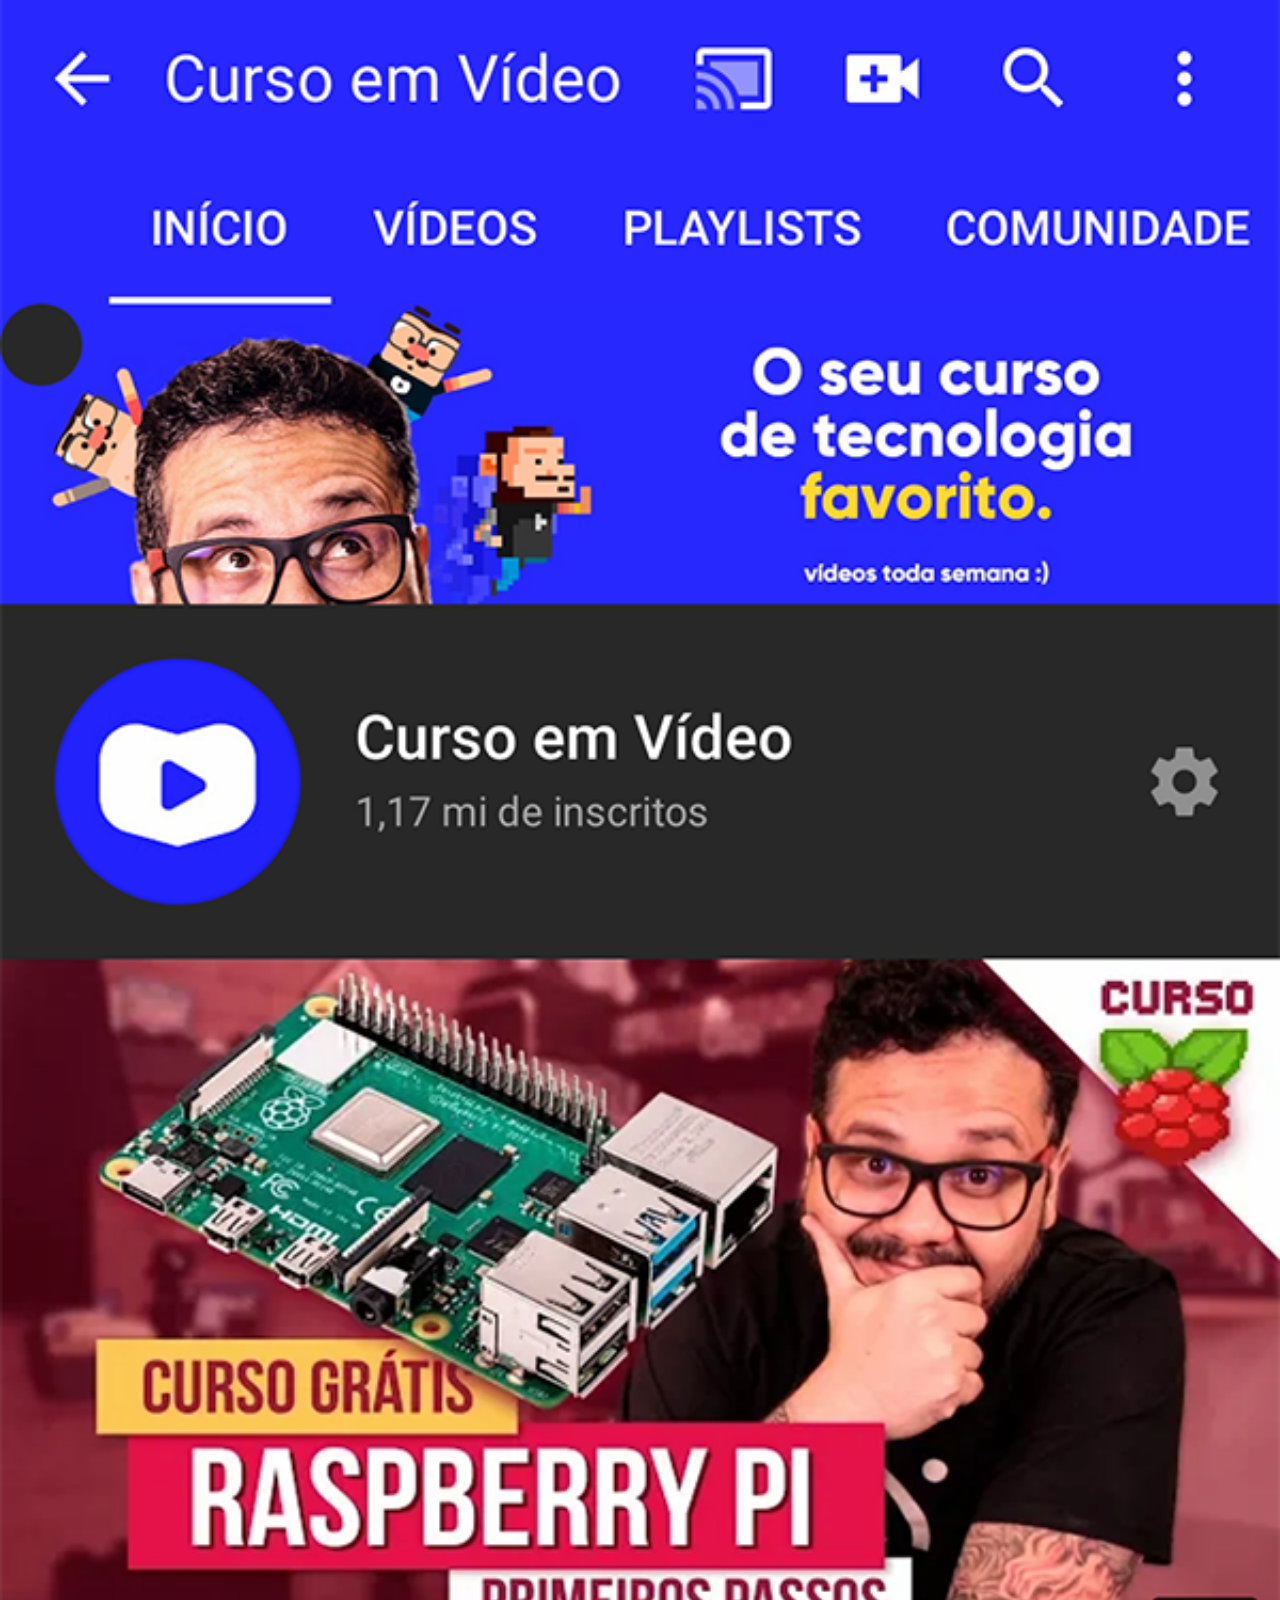
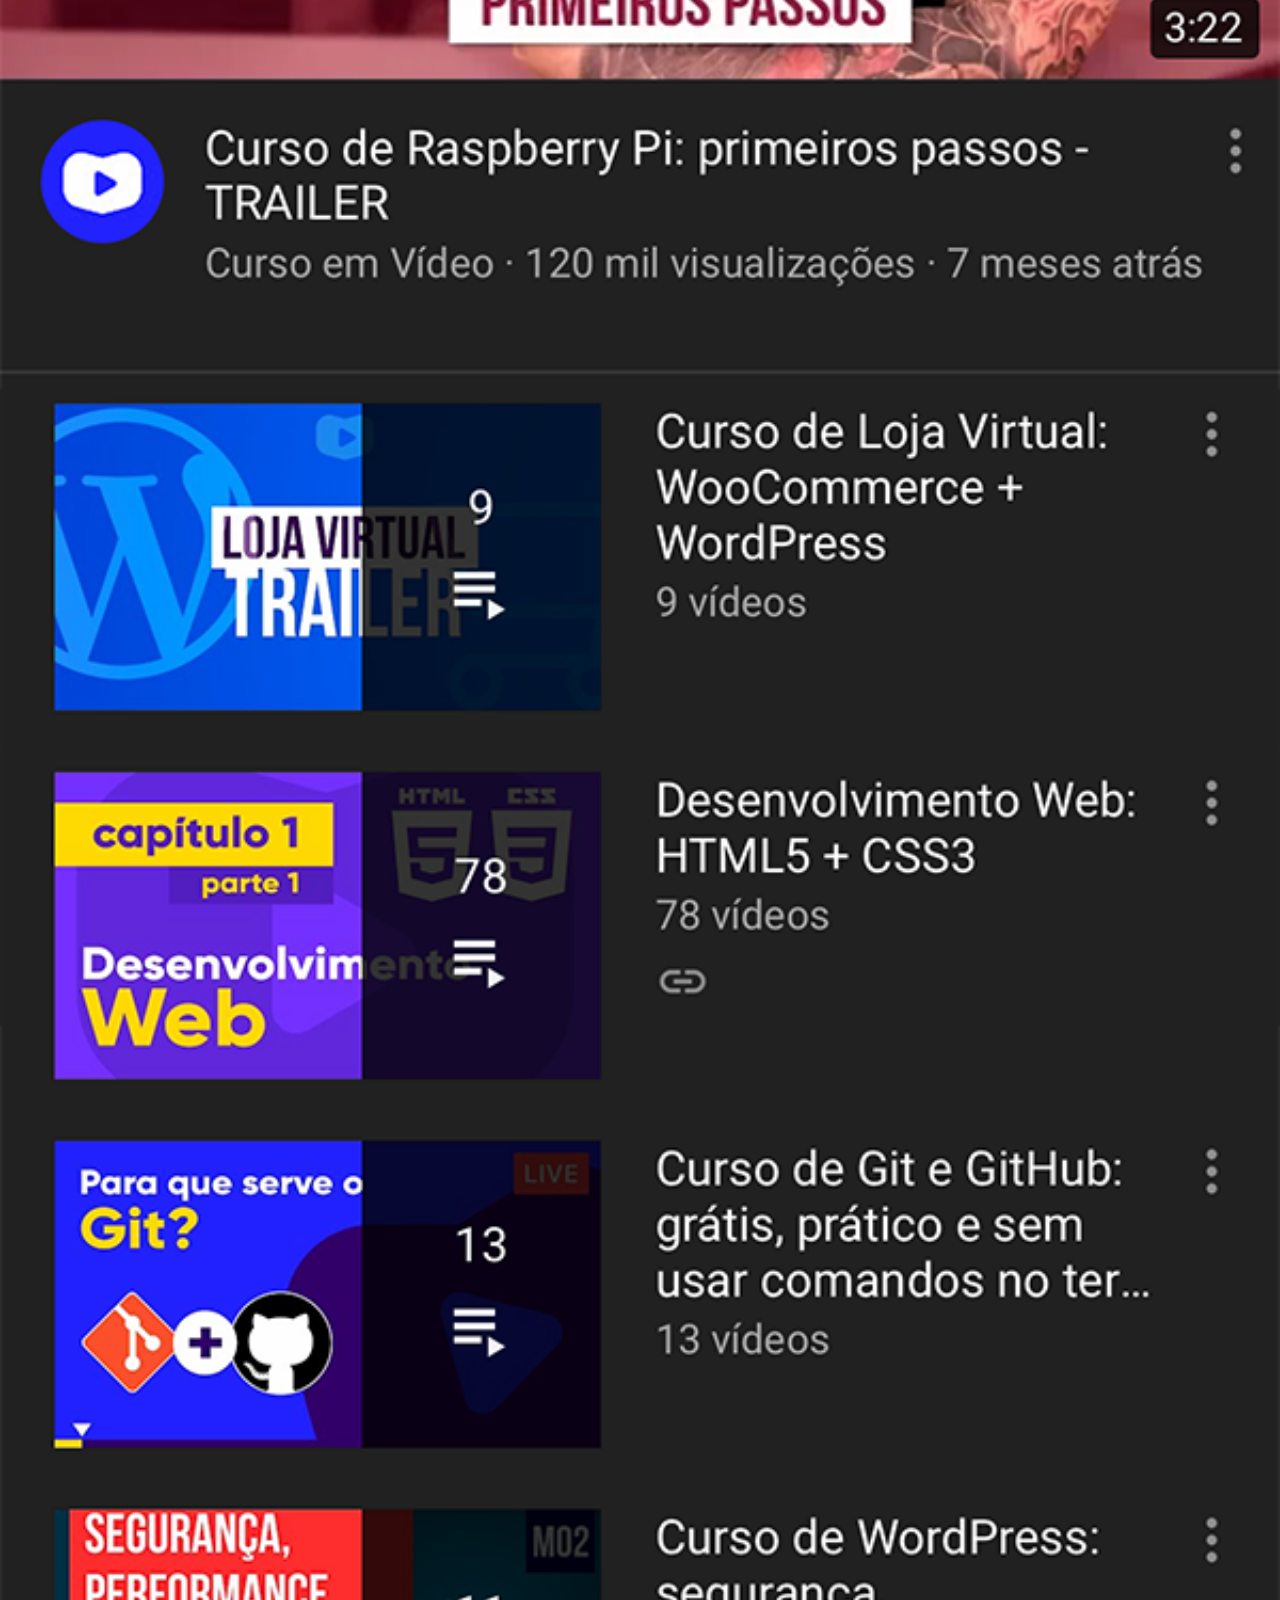
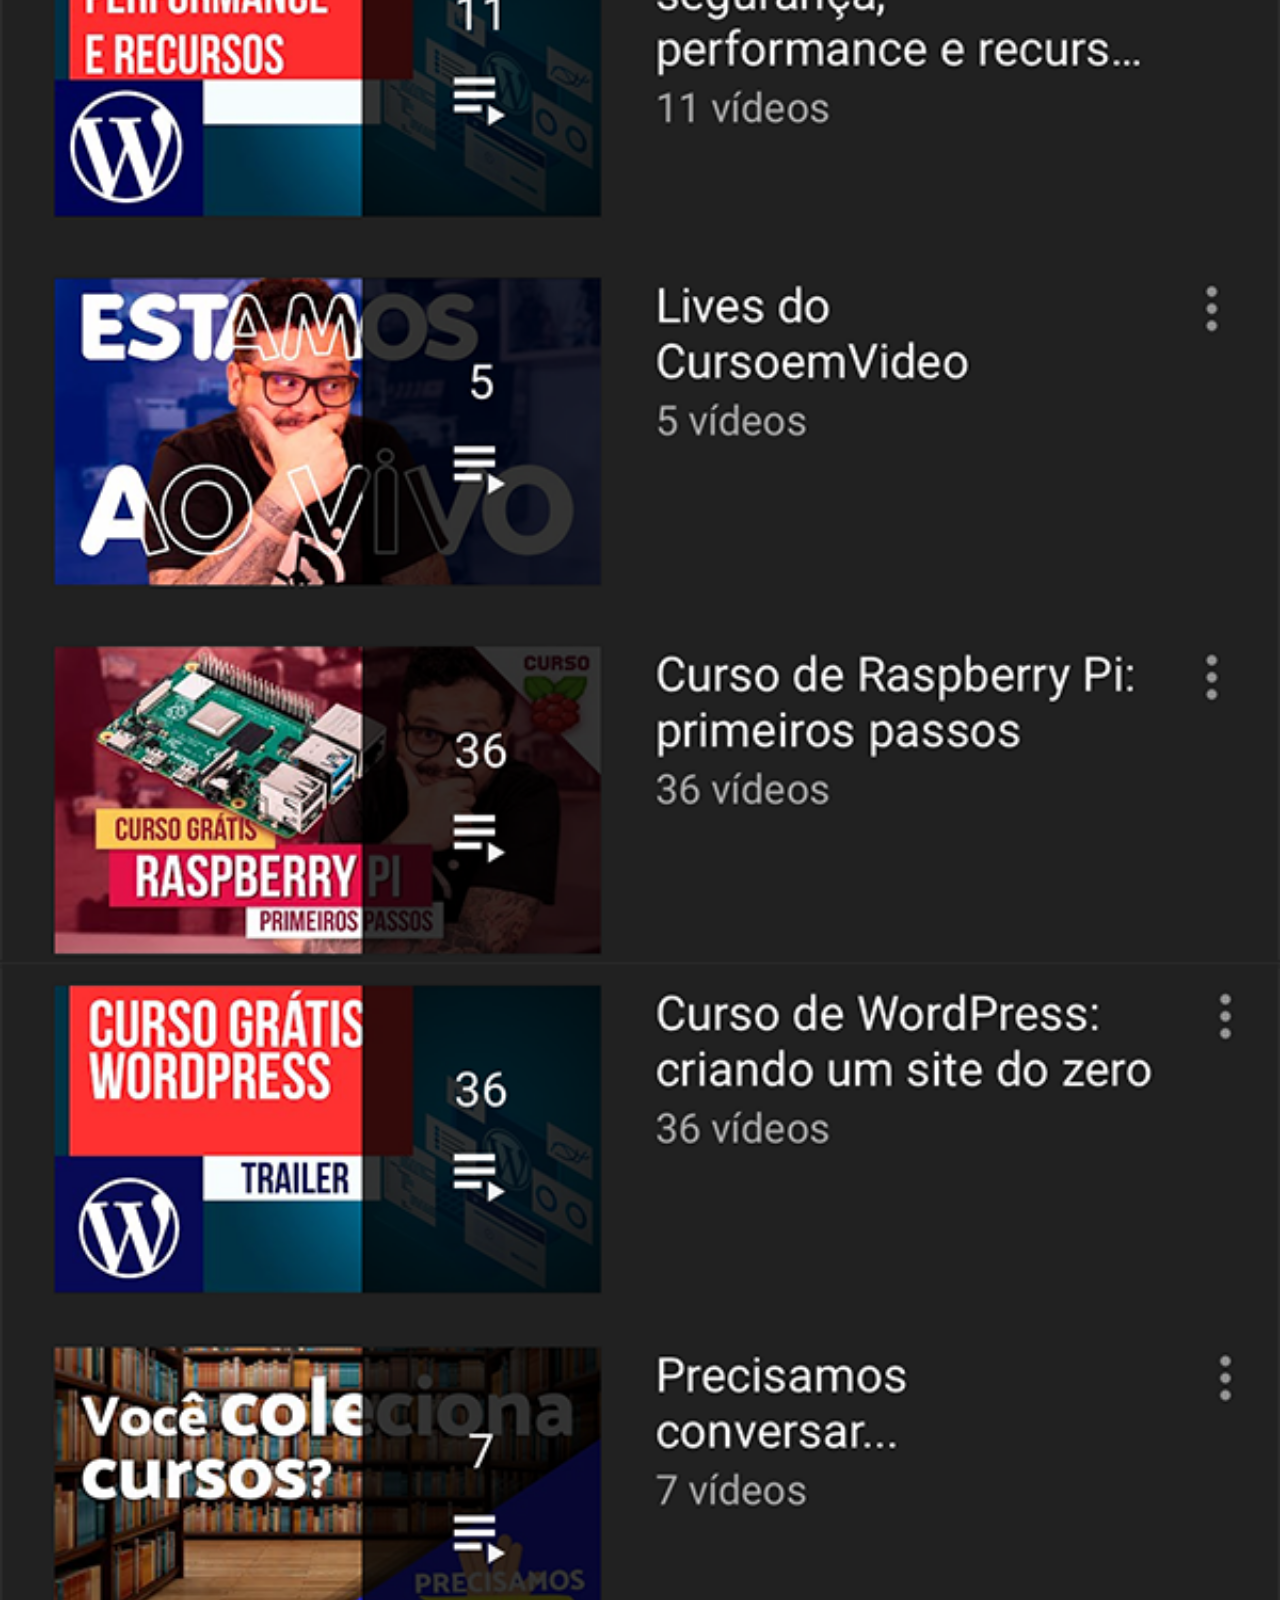
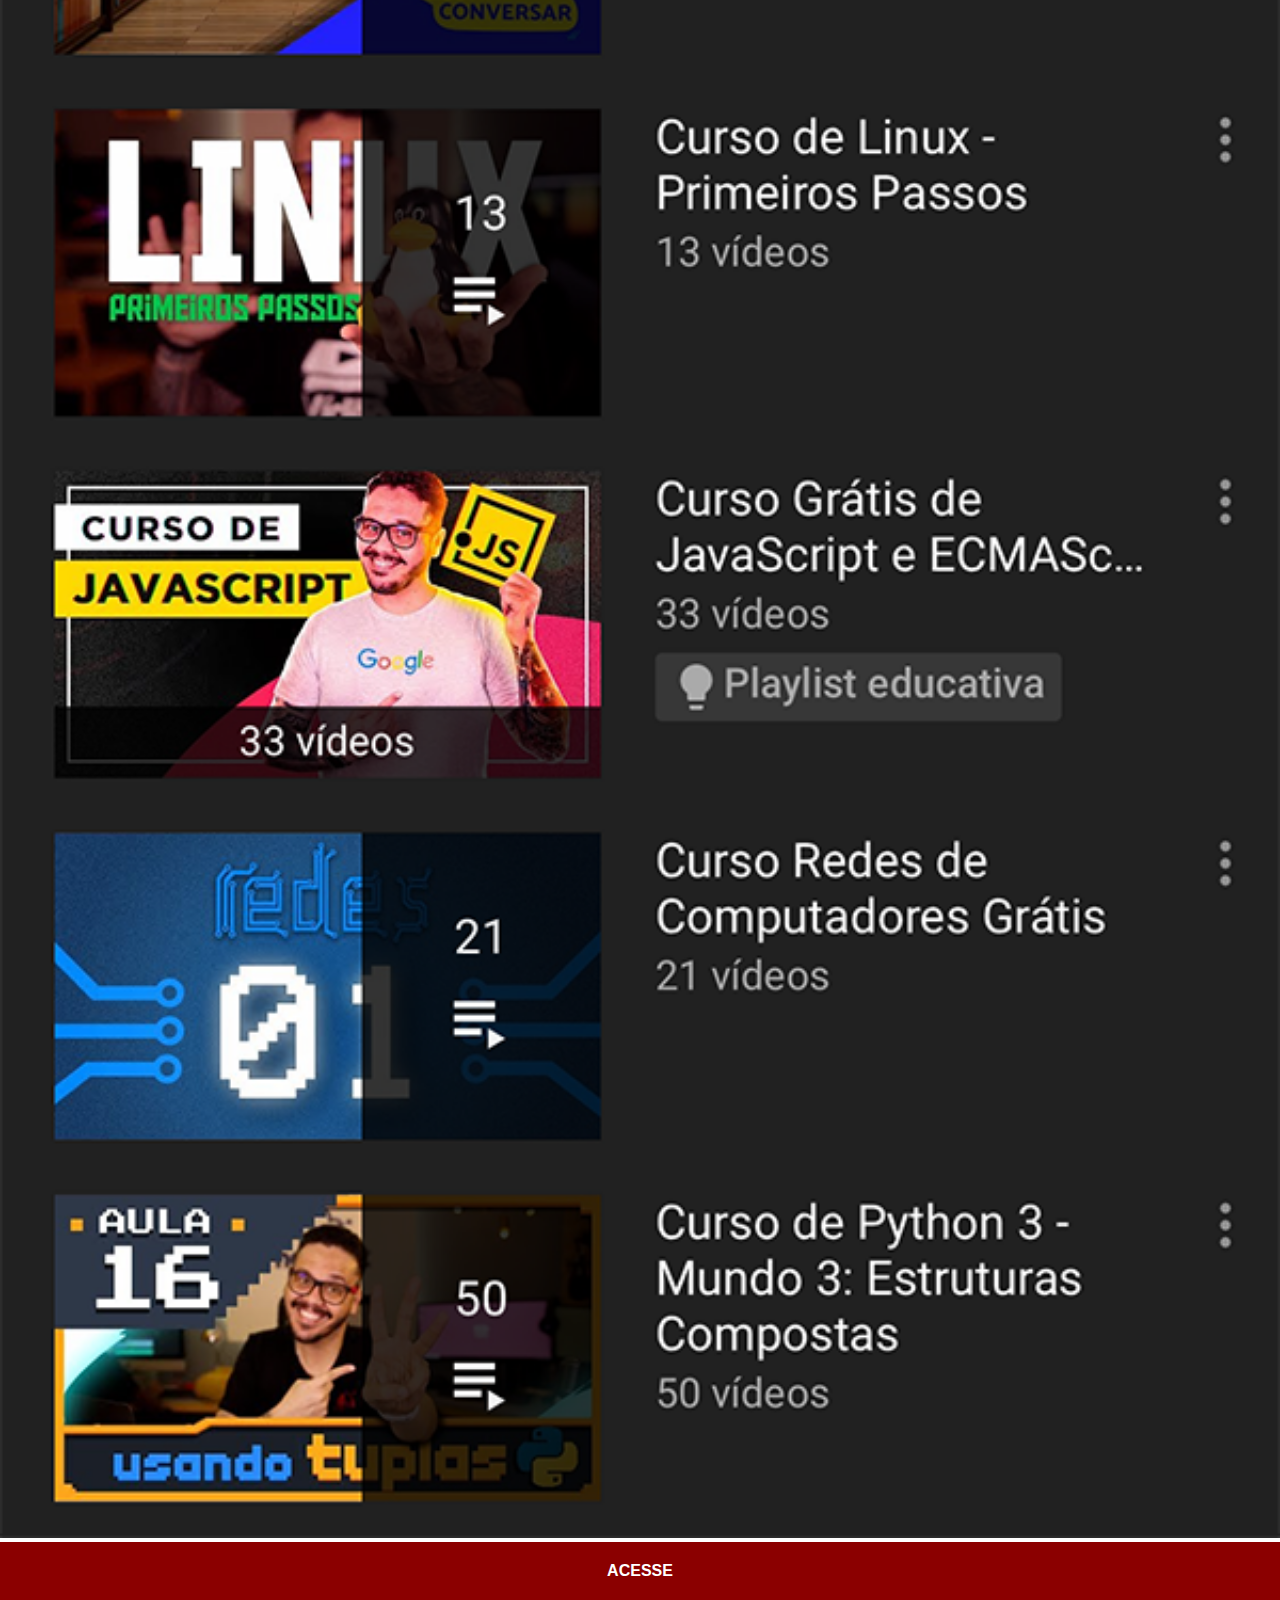
<file: youtube.html>
<!DOCTYPE html>
<html lang="pt-br">
<head>
    <meta charset="UTF-8">
    <meta name="viewport" content="width=device-width, initial-scale=1.0">
    <title>YouTube</title>
    <link rel="stylesheet" href="social.css">
</head>
<body>
    <img src="imagens/tela-youtube.png" alt="YouTube">
    <a href="https://www.youtube.com/c/CursoemV%C3%ADdeo/playlists" target="_blank">ACESSE</a>
</body>
</html>
</file>
<file: style.css>
@charset "UTF-8";

* {
    margin: 0px;
    padding: 0px;
}

html, body {
    height: 100vh;
    width: 100vw;
    background-color: black;
}

body {
    background: url('imagens/fundo-madeira.jpg') no-repeat top center;
    background-size: cover;
    background-attachment: fixed;
}

main {
    position: relative;
    height: 100vh;
}

section#telefone {
    position: absolute;
    top: 50%;
    left: 50%;
    transform: translate(-50%, -50%);
    height: 627px;
    width: 311px;
    background: url('imagens/frame-iphone.png') no-repeat;
}

iframe#tela {
    position: relative;
    top: 80px;
    left: 22px;
    width: 267px;
    height: 471px;
}

section#redes-sociais {
    text-align: right;
}

section#redes-sociais img {
    width: 50px;
    margin: 10px;
    border-radius: 50%;
    box-shadow: 2px 2px 5px rgba(0, 0, 0, 0.400);
    box-sizing: border-box;
}

section#redes-sociais img:hover {
    border: 2px solid rgba(255, 255, 255, 0.719);
    transform: translate(-3px, -3px);
    box-shadow: 5px 5px 10px rgba(0, 0, 0, 0.600);
    transition: transform 0.5s, border 1s;
}
</file>
<file: social.css>
@charset "UTf-8";

* {
    margin: 0px;
    padding: 0px;
    font-family: Arial, Helvetica, sans-serif;
}

::-webkit-scrollbar {
    width: 0px;
    height: 0px;
}

img {
    width: 100vw;
}

a {
    display: block;
    background-color: darkred;
    padding: 20px;
    text-align: center;
    font-weight: bold;
    text-decoration: none;
    color: white;
}

a:hover {
    background-color: red;
}
</file>
